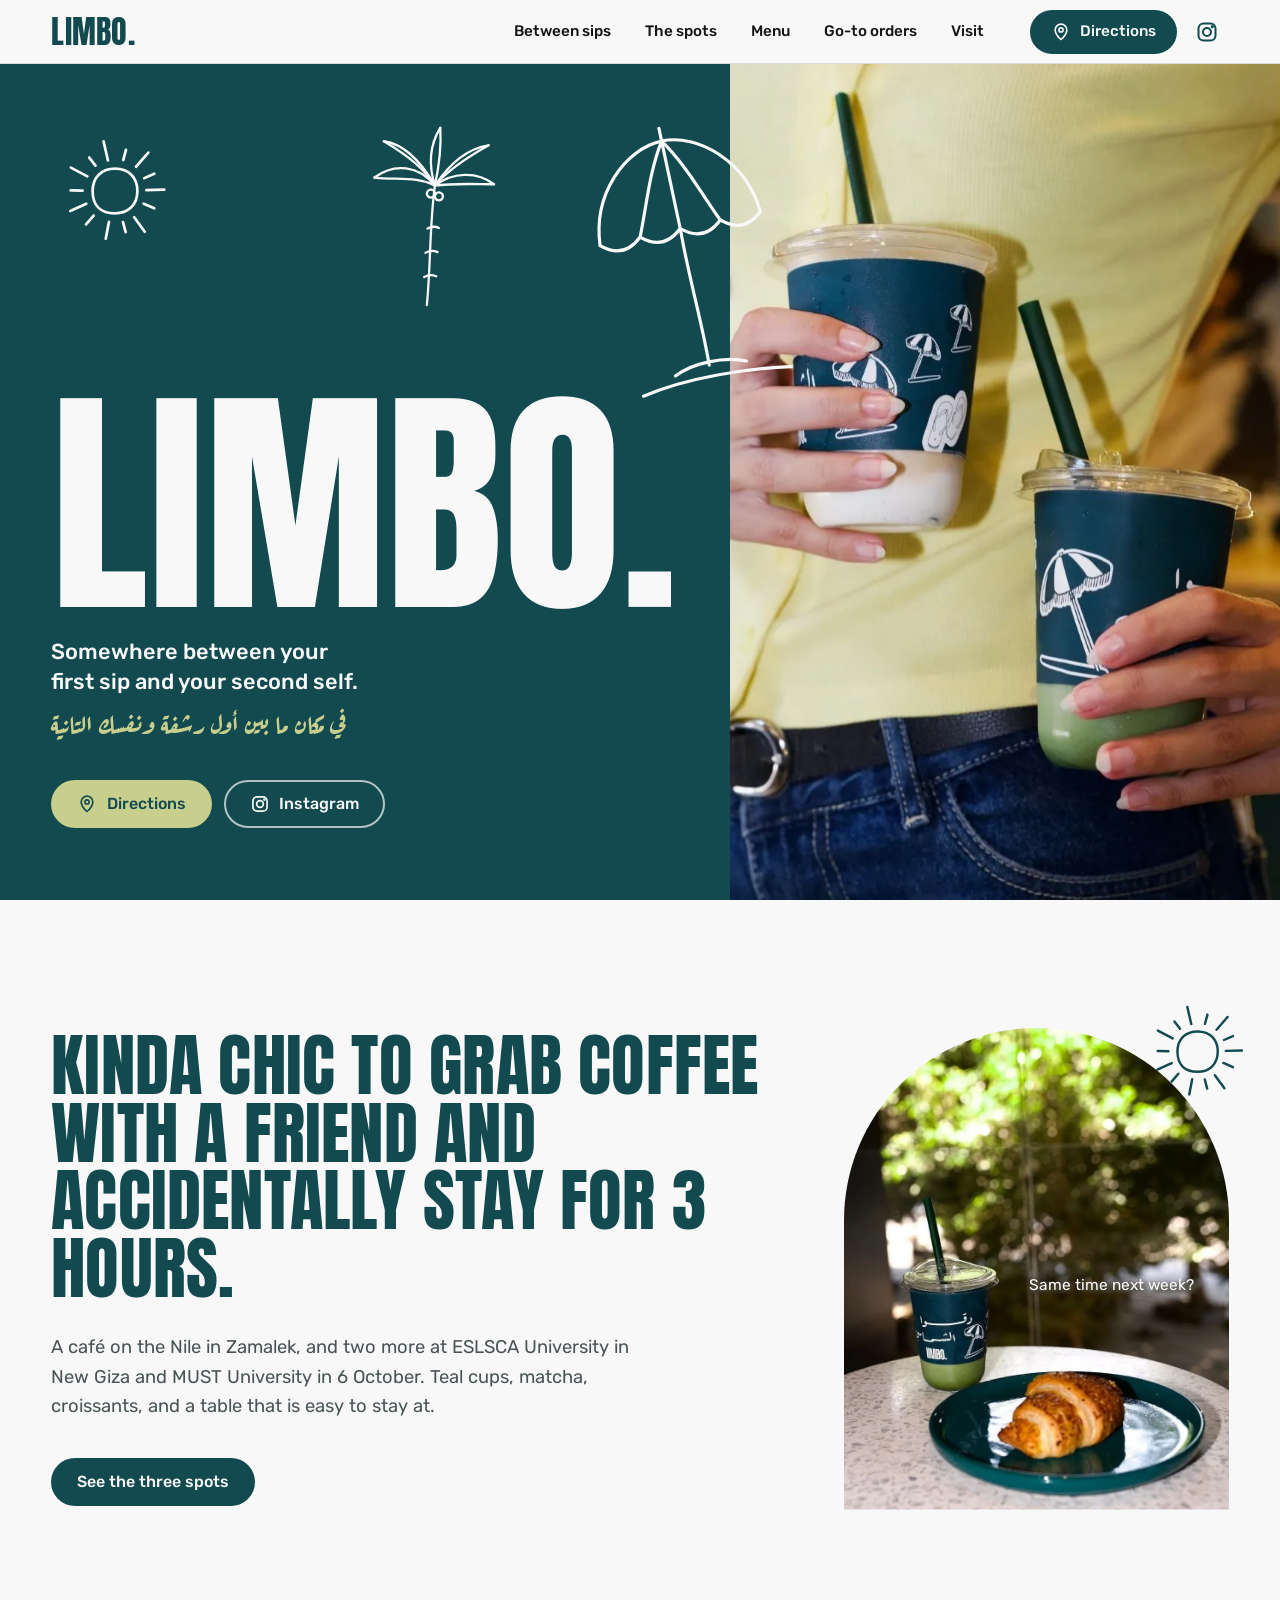
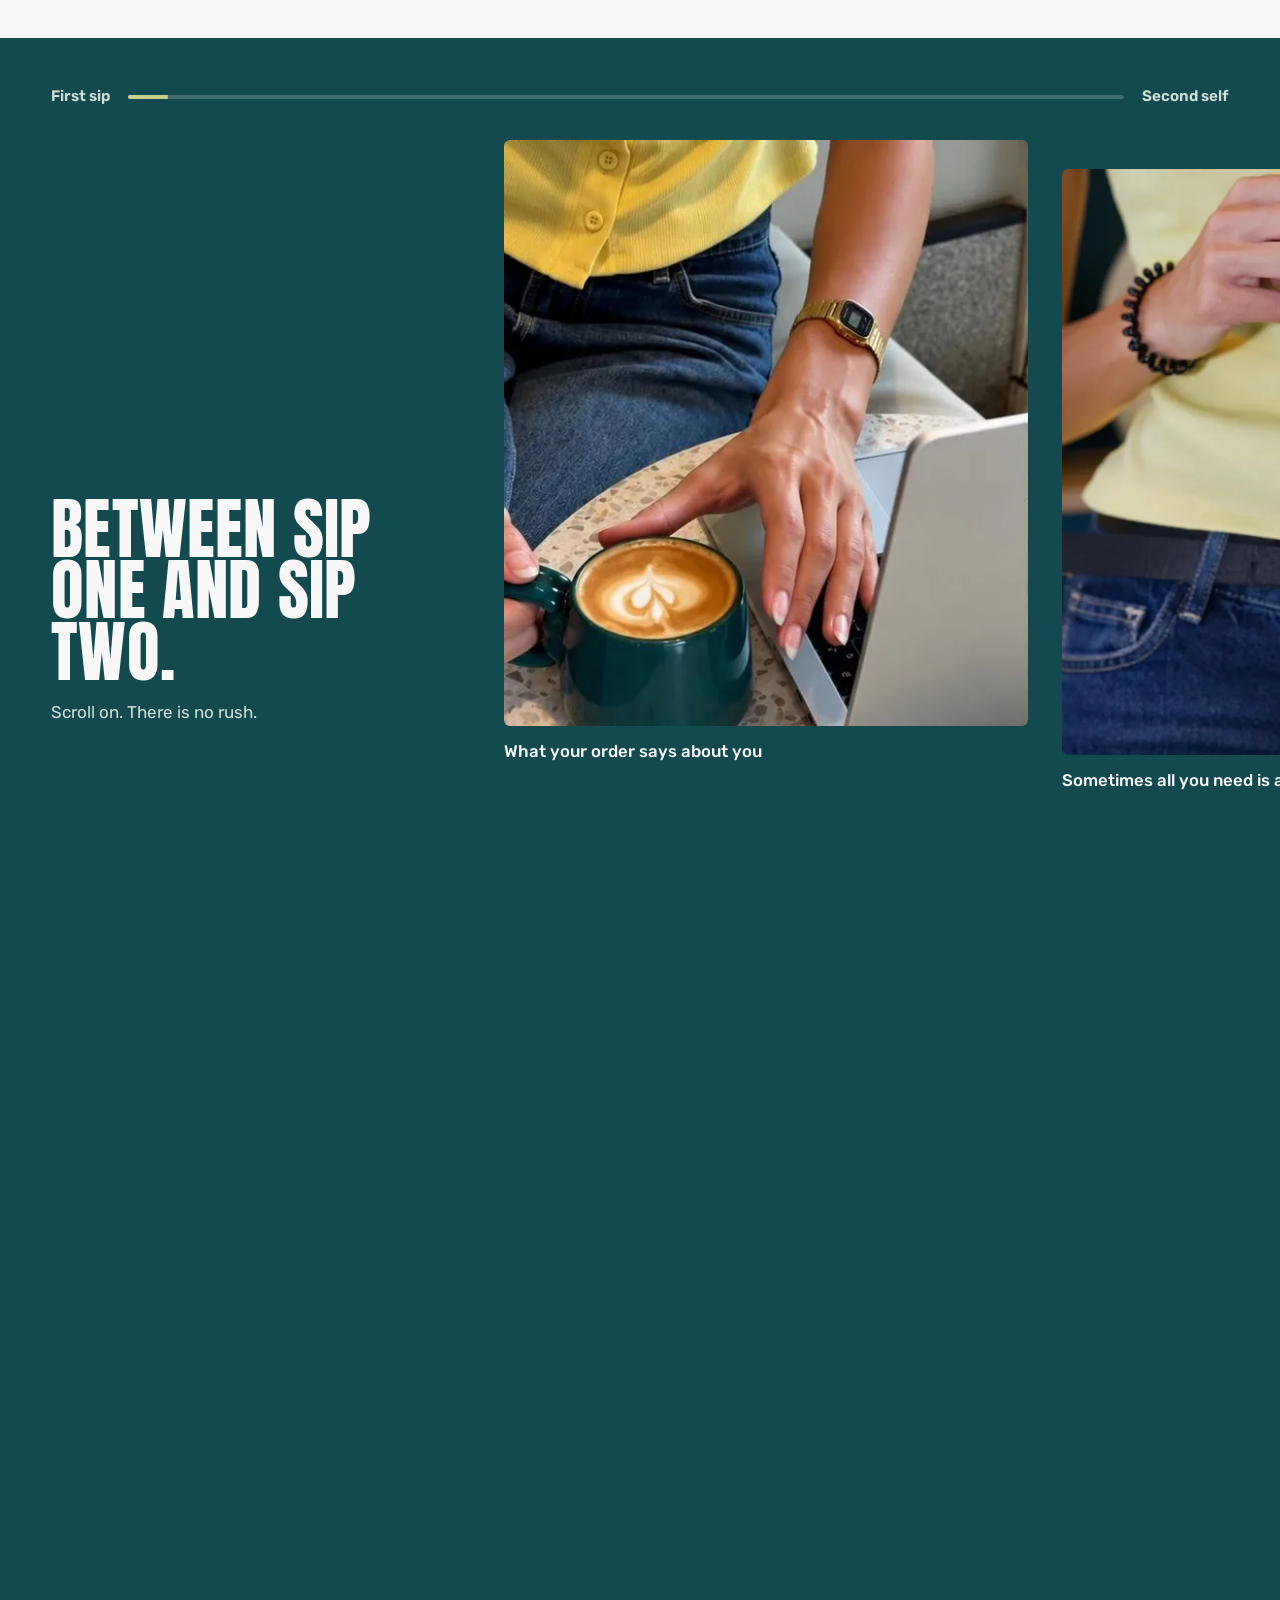
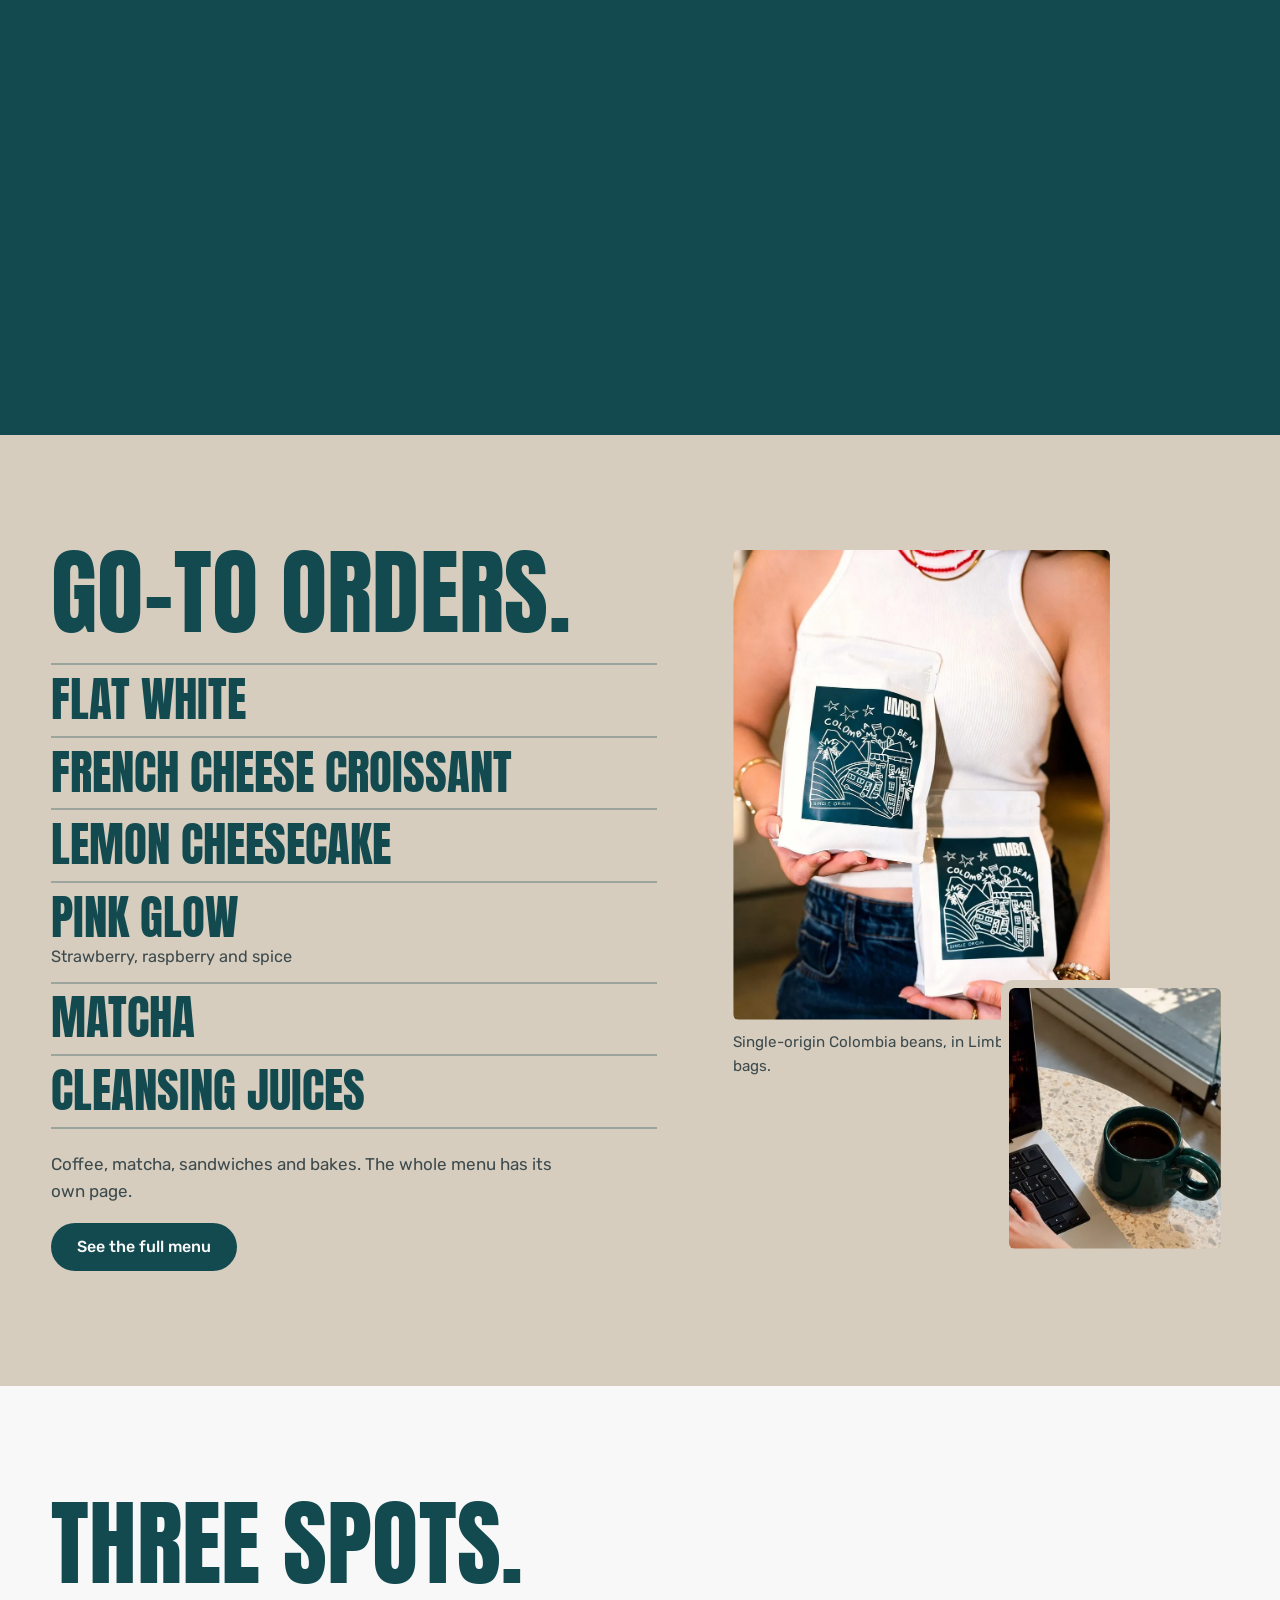
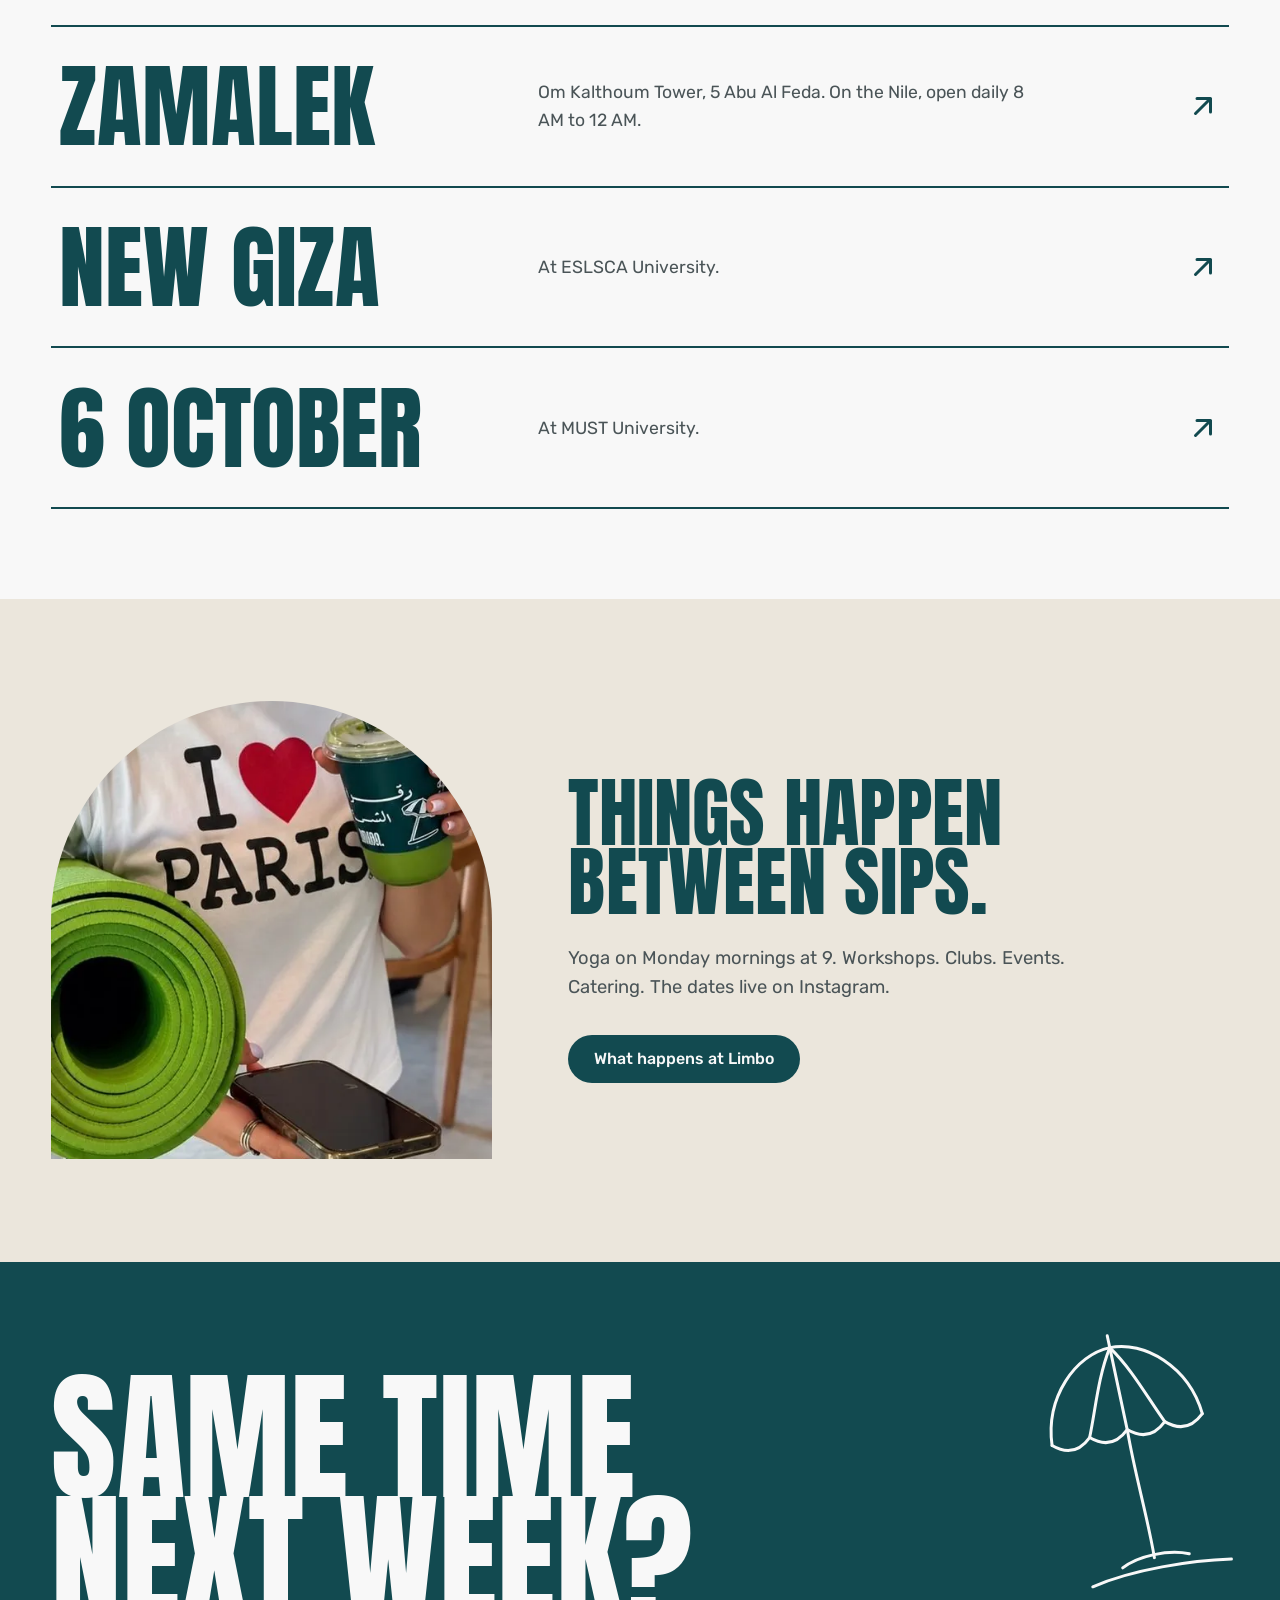
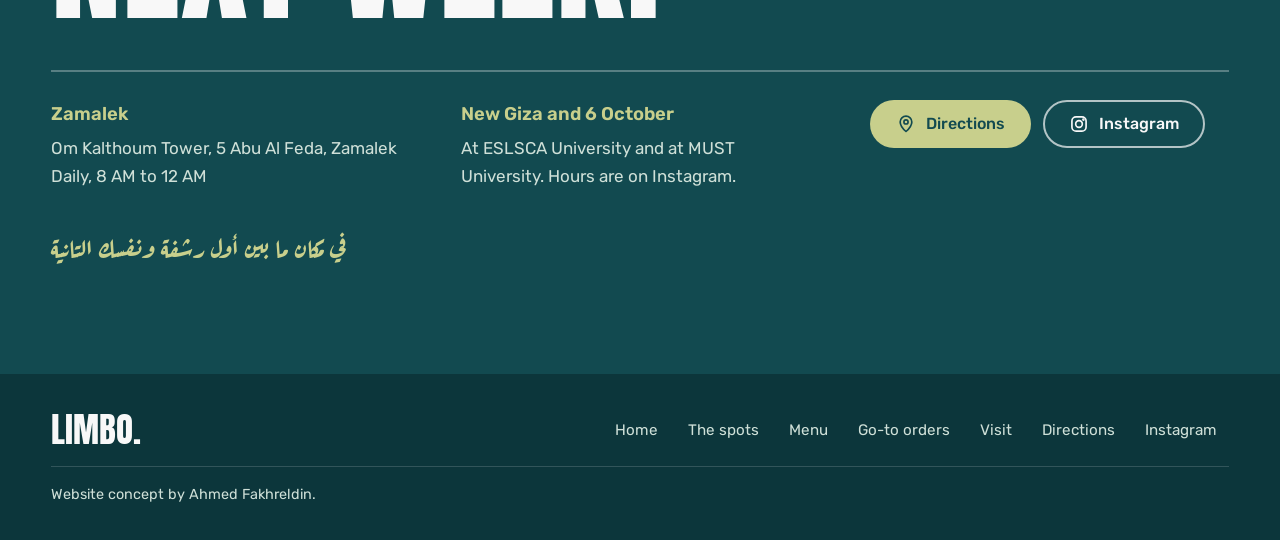
<file: index.html>
<!doctype html>
<html lang="en">
<head>
<meta charset="utf-8">
<meta name="viewport" content="width=device-width, initial-scale=1">
<title>Limbo | Café in Zamalek, New Giza and 6 October</title>
<meta name="description" content="Limbo is a café between your first sip and your second self: on the Nile in Zamalek, and at ESLSCA University in New Giza and MUST University in 6 October. Directions and Instagram.">
<meta name="theme-color" content="#124a50">
<link rel="canonical" href="https://ahmedfakhr1.github.io/limbo-preview/">
<meta property="og:type" content="website">
<meta property="og:site_name" content="Limbo">
<meta property="og:title" content="Limbo | Café in Zamalek, New Giza and 6 October">
<meta property="og:description" content="Limbo is a café between your first sip and your second self: on the Nile in Zamalek, and at ESLSCA University in New Giza and MUST University in 6 October. Directions and Instagram.">
<meta property="og:url" content="https://ahmedfakhr1.github.io/limbo-preview/">
<meta property="og:image" content="https://ahmedfakhr1.github.io/limbo-preview/img/og.jpg">
<meta property="og:image:width" content="1200">
<meta property="og:image:height" content="630">
<meta property="og:image:alt" content="LIMBO. wordmark in white on teal beside two teal iced drinks held in hand">
<meta name="twitter:card" content="summary_large_image">
<meta name="twitter:title" content="Limbo | Café in Zamalek, New Giza and 6 October">
<meta name="twitter:description" content="Limbo is a café between your first sip and your second self: on the Nile in Zamalek, and at ESLSCA University in New Giza and MUST University in 6 October. Directions and Instagram.">
<meta name="twitter:image" content="https://ahmedfakhr1.github.io/limbo-preview/img/og.jpg">
<link rel="icon" type="image/png" sizes="32x32" href="img/icon-32.png">
<link rel="icon" type="image/png" sizes="48x48" href="img/icon-48.png">
<link rel="apple-touch-icon" href="img/icon-180.png">
<link rel="preload" href="fonts/a6f395c16349.woff2" as="font" type="font/woff2" crossorigin>
<link rel="preload" href="fonts/f673d854646d.woff2" as="font" type="font/woff2" crossorigin>
<link rel="stylesheet" href="fonts.css">
<link rel="stylesheet" href="site.css?v=2">
<script>document.documentElement.classList.add('js')</script>
<script type="application/ld+json">{"@context": "https://schema.org", "@type": "CafeOrCoffeeShop", "name": "Limbo", "description": "Somewhere between your first sip and your second self.", "slogan": "Somewhere between your first sip and your second self.", "url": "https://ahmedfakhr1.github.io/limbo-preview/", "image": "https://ahmedfakhr1.github.io/limbo-preview/img/og.jpg", "sameAs": ["https://www.instagram.com/limbo.cairo/"], "hasMap": "https://www.google.com/maps/search/?api=1&query=Limbo+Om+Kalthoum+Tower+5+Abu+Al+Feda+Zamalek+Cairo", "address": {"@type": "PostalAddress", "streetAddress": "Om Kalthoum Tower, 5 Abu Al Feda", "addressLocality": "Zamalek", "addressRegion": "Cairo", "addressCountry": "EG"}, "openingHoursSpecification": {"@type": "OpeningHoursSpecification", "dayOfWeek": ["Monday", "Tuesday", "Wednesday", "Thursday", "Friday", "Saturday", "Sunday"], "opens": "08:00", "closes": "00:00"}}</script>
</head>
<body class="p-home">
<a class="skip" href="#main">Skip to content</a>
<header class="hdr"><div class="in">
  <a class="brand" href="index.html" aria-label="Limbo, home">LIMBO.</a>
  <nav class="nav" aria-label="Main"><a href="index.html#between">Between sips</a><a href="spots.html">The spots</a><a href="menu.html">Menu</a><a href="index.html#bar">Go-to orders</a><a href="index.html#visit">Visit</a></nav>
  <div class="acts">
    <a class="btn btn-teal btn-sm hdir" href="https://www.google.com/maps/search/?api=1&query=Limbo+Om+Kalthoum+Tower+5+Abu+Al+Feda+Zamalek+Cairo" target="_blank" rel="noopener"><svg class="i" viewBox="0 0 24 24" fill="none" stroke="currentColor" stroke-width="2" stroke-linecap="round" stroke-linejoin="round" aria-hidden="true" focusable="false"><path d="M12 21s-7-6.2-7-11.5a7 7 0 0 1 14 0C19 14.8 12 21 12 21z"/><circle cx="12" cy="9.5" r="2.5"/></svg><span>Directions</span></a>
    <a class="ib hig" href="https://www.instagram.com/limbo.cairo/" target="_blank" rel="noopener" aria-label="Limbo on Instagram"><svg class="i" viewBox="0 0 24 24" fill="none" stroke="currentColor" stroke-width="2" stroke-linecap="round" stroke-linejoin="round" aria-hidden="true" focusable="false"><rect x="3.5" y="3.5" width="17" height="17" rx="5"/><circle cx="12" cy="12" r="4"/><circle cx="17.3" cy="6.7" r=".6" fill="currentColor"/></svg></a>
    <button class="ib burger" type="button" aria-expanded="false" aria-controls="mnav" aria-label="Open menu"><span class="o"><svg class="i" viewBox="0 0 24 24" fill="none" stroke="currentColor" stroke-width="2" stroke-linecap="round" stroke-linejoin="round" aria-hidden="true" focusable="false"><path d="M4 8h16M4 16h16"/></svg></span><span class="x"><svg class="i" viewBox="0 0 24 24" fill="none" stroke="currentColor" stroke-width="2" stroke-linecap="round" stroke-linejoin="round" aria-hidden="true" focusable="false"><path d="M6 6l12 12M18 6L6 18"/></svg></span></button>
  </div>
</div></header>
<nav id="mnav" aria-label="Mobile">
  <a href="index.html">Home</a>
  <a href="spots.html">The spots</a>
  <a href="menu.html">Menu</a>
  <a href="index.html#between">Between sips</a>
  <a href="index.html#bar">Go-to orders</a>
  <a href="index.html#visit">Visit</a>
  <div class="mnav-s">
    <a href="https://www.google.com/maps/search/?api=1&query=Limbo+Om+Kalthoum+Tower+5+Abu+Al+Feda+Zamalek+Cairo" target="_blank" rel="noopener"><svg class="i" viewBox="0 0 24 24" fill="none" stroke="currentColor" stroke-width="2" stroke-linecap="round" stroke-linejoin="round" aria-hidden="true" focusable="false"><path d="M12 21s-7-6.2-7-11.5a7 7 0 0 1 14 0C19 14.8 12 21 12 21z"/><circle cx="12" cy="9.5" r="2.5"/></svg><span>Directions to Zamalek</span></a>
    <a href="https://www.instagram.com/limbo.cairo/" target="_blank" rel="noopener"><svg class="i" viewBox="0 0 24 24" fill="none" stroke="currentColor" stroke-width="2" stroke-linecap="round" stroke-linejoin="round" aria-hidden="true" focusable="false"><rect x="3.5" y="3.5" width="17" height="17" rx="5"/><circle cx="12" cy="12" r="4"/><circle cx="17.3" cy="6.7" r=".6" fill="currentColor"/></svg><span>Instagram @limbo.cairo</span></a>
  </div>
  <p class="mnav-ar" lang="ar" dir="rtl">في مكان ما بين أول رشفة ونفسك التانية</p>
</nav>
<main id="main">

<section class="hero on-dark" aria-labelledby="hero-h">
  <div class="hero-teal">
    <svg class="art sun a-hero-sun" viewBox="0 0 160 160" aria-hidden="true" focusable="false"><path pathLength="1" d="M52 80 C 52 62 64 52 80 52 C 98 52 108 64 108 80 C 108 98 96 108 80 108 C 62 108 52 98 52 80 Z" style="--d:0.20s"/><path pathLength="1" d="M119.2 79.0 L141.6 78.4" style="--d:0.55s"/><path pathLength="1" d="M115.8 95.8 L129.1 101.6" style="--d:0.60s"/><path pathLength="1" d="M104.0 112.8 L117.2 130.9" style="--d:0.65s"/><path pathLength="1" d="M90.0 118.8 L93.3 131.4" style="--d:0.70s"/><path pathLength="1" d="M72.5 118.5 L68.4 139.7" style="--d:0.75s"/><path pathLength="1" d="M53.3 110.7 L43.8 121.7" style="--d:0.80s"/><path pathLength="1" d="M44.0 96.0 L24.1 104.9" style="--d:0.85s"/><path pathLength="1" d="M39.5 79.5 L24.6 79.3" style="--d:0.90s"/><path pathLength="1" d="M45.4 61.7 L24.8 50.8" style="--d:0.95s"/><path pathLength="1" d="M55.6 48.3 L47.8 38.2" style="--d:1.00s"/><path pathLength="1" d="M71.2 41.8 L65.7 17.9" style="--d:1.05s"/><path pathLength="1" d="M90.3 41.3 L93.7 28.6" style="--d:1.10s"/><path pathLength="1" d="M106.3 49.7 L121.6 32.0" style="--d:1.15s"/><path pathLength="1" d="M116.6 63.9 L129.1 58.4" style="--d:1.20s"/></svg>
    <svg class="art palm a-hero-palm" viewBox="0 0 200 300" aria-hidden="true" focusable="false"><path pathLength="1" d="M92 292 C 98 232 96 172 104 114" style="--d:0.70s"/><path pathLength="1" d="M104 114 C 80 84 44 80 14 102" style="--d:0.80s"/><path pathLength="1" d="M104 114 C 78 100 46 106 14 102" style="--d:0.90s"/><path pathLength="1" d="M104 114 C 82 76 58 52 28 48" style="--d:1.00s"/><path pathLength="1" d="M104 114 C 90 90 62 68 28 48" style="--d:1.10s"/><path pathLength="1" d="M104 114 C 94 82 96 54 112 28" style="--d:1.20s"/><path pathLength="1" d="M104 114 C 110 86 114 58 112 28" style="--d:1.30s"/><path pathLength="1" d="M104 114 C 128 78 156 58 184 54" style="--d:1.40s"/><path pathLength="1" d="M104 114 C 122 92 152 72 184 54" style="--d:1.50s"/><path pathLength="1" d="M104 114 C 130 94 166 92 192 112" style="--d:1.60s"/><path pathLength="1" d="M104 114 C 132 110 166 112 192 112" style="--d:1.70s"/><path pathLength="1" d="M98 120 a6 6 0 1 0 0.1 0" style="--d:1.80s"/><path pathLength="1" d="M110 124 a6 6 0 1 0 0.1 0" style="--d:1.90s"/><path pathLength="1" d="M88 250 q9 -5 18 -1" style="--d:2.00s"/><path pathLength="1" d="M90 214 q9 -5 18 -1" style="--d:2.10s"/><path pathLength="1" d="M93 178 q9 -5 17 -1" style="--d:2.20s"/></svg>
    <svg class="art umbrella a-hero-umb" viewBox="0 0 220 300" aria-hidden="true" focusable="false"><g transform="rotate(-12 110 150)"><path pathLength="1" d="M22 118 C 26 62 70 22 110 22 C 150 22 194 62 198 118" style="--d:0.50s"/><path pathLength="1" d="M198 118 Q 176 138 154 118 Q 132 138 110 118 Q 88 138 66 118 Q 44 138 22 118" style="--d:0.66s"/><path pathLength="1" d="M110 22 L110 118" style="--d:0.82s"/><path pathLength="1" d="M110 22 C 90 52 80 86 66 118" style="--d:0.98s"/><path pathLength="1" d="M110 22 C 130 52 140 86 154 118" style="--d:1.14s"/><path pathLength="1" d="M110 22 L110 8" style="--d:1.30s"/><path pathLength="1" d="M110 120 C 108 170 112 220 110 268" style="--d:1.46s"/><path pathLength="1" d="M72 272 C 92 262 128 262 150 272" style="--d:1.62s"/><path pathLength="1" d="M34 286 C 84 276 150 280 196 288" style="--d:1.78s"/></g></svg>
    <div class="hero-copy">
      <h1 id="hero-h" class="wm">LIMBO.</h1>
      <p class="tag">Somewhere between your first sip and your second self.</p>
      <p class="ar" lang="ar" dir="rtl">في مكان ما بين أول رشفة ونفسك التانية</p>
      <div class="cta">
        <a class="btn btn-matcha" href="https://www.google.com/maps/search/?api=1&query=Limbo+Om+Kalthoum+Tower+5+Abu+Al+Feda+Zamalek+Cairo" target="_blank" rel="noopener"><svg class="i" viewBox="0 0 24 24" fill="none" stroke="currentColor" stroke-width="2" stroke-linecap="round" stroke-linejoin="round" aria-hidden="true" focusable="false"><path d="M12 21s-7-6.2-7-11.5a7 7 0 0 1 14 0C19 14.8 12 21 12 21z"/><circle cx="12" cy="9.5" r="2.5"/></svg><span>Directions</span></a>
        <a class="btn btn-ghost" href="https://www.instagram.com/limbo.cairo/" target="_blank" rel="noopener"><svg class="i" viewBox="0 0 24 24" fill="none" stroke="currentColor" stroke-width="2" stroke-linecap="round" stroke-linejoin="round" aria-hidden="true" focusable="false"><rect x="3.5" y="3.5" width="17" height="17" rx="5"/><circle cx="12" cy="12" r="4"/><circle cx="17.3" cy="6.7" r=".6" fill="currentColor"/></svg><span>Instagram</span></a>
      </div>
    </div>
  </div>
  <figure class="hero-photo"><img fetchpriority="high" src="img/hero-cups.webp" alt="Two Limbo iced drinks held at waist height: a latte in a teal cup printed with white beach umbrellas and flip-flops, and an iced matcha in a matching cup" width="1080" height="1118" decoding="async" sizes="(min-width: 900px) 45vw, 100vw"></figure>
</section>

<section class="intro" id="between" aria-labelledby="intro-h">
  <div class="in">
    <div class="intro-text">
      <h2 id="intro-h" data-reveal>Kinda chic to grab coffee with a friend and accidentally stay for 3 hours.</h2>
      <p data-reveal>A café on the Nile in Zamalek, and two more at ESLSCA University in New Giza and MUST University in 6 October. Teal cups, matcha, croissants, and a table that is easy to stay at.</p>
      <div class="intro-cta" data-reveal><a class="btn btn-teal" href="spots.html"><span>See the three spots</span></a></div>
    </div>
    <figure class="intro-photo" data-reveal>
      <img src="img/same-time.webp" alt="A teal Limbo cup of iced matcha beside a French cheese croissant on a dark green plate, on a terrazzo table with sunlit trees blurred behind" width="900" height="1125" loading="lazy" decoding="async" sizes="(min-width: 900px) 40vw, 100vw">
      <figcaption>Same time next week?</figcaption>
      <svg class="art sun a-intro-sun on-light" data-draw viewBox="0 0 160 160" aria-hidden="true" focusable="false"><path pathLength="1" d="M52 80 C 52 62 64 52 80 52 C 98 52 108 64 108 80 C 108 98 96 108 80 108 C 62 108 52 98 52 80 Z" style="--d:0.00s"/><path pathLength="1" d="M119.2 79.0 L141.6 78.4" style="--d:0.35s"/><path pathLength="1" d="M115.8 95.8 L129.1 101.6" style="--d:0.40s"/><path pathLength="1" d="M104.0 112.8 L117.2 130.9" style="--d:0.45s"/><path pathLength="1" d="M90.0 118.8 L93.3 131.4" style="--d:0.50s"/><path pathLength="1" d="M72.5 118.5 L68.4 139.7" style="--d:0.55s"/><path pathLength="1" d="M53.3 110.7 L43.8 121.7" style="--d:0.60s"/><path pathLength="1" d="M44.0 96.0 L24.1 104.9" style="--d:0.65s"/><path pathLength="1" d="M39.5 79.5 L24.6 79.3" style="--d:0.70s"/><path pathLength="1" d="M45.4 61.7 L24.8 50.8" style="--d:0.75s"/><path pathLength="1" d="M55.6 48.3 L47.8 38.2" style="--d:0.80s"/><path pathLength="1" d="M71.2 41.8 L65.7 17.9" style="--d:0.85s"/><path pathLength="1" d="M90.3 41.3 L93.7 28.6" style="--d:0.90s"/><path pathLength="1" d="M106.3 49.7 L121.6 32.0" style="--d:0.95s"/><path pathLength="1" d="M116.6 63.9 L129.1 58.4" style="--d:1.00s"/></svg>
    </figure>
  </div>
</section>

<section class="strip on-dark" id="strip" aria-labelledby="strip-h">
  <div class="pin">
    <div class="strip-head">
      <span class="sh-l">First sip</span>
      <span class="sh-line" aria-hidden="true"><i class="sh-fill"></i></span>
      <span class="sh-r">Second self</span>
    </div>
    <div class="track" tabindex="0" role="group" aria-label="Photos between sip one and sip two. Scroll or swipe sideways.">
      <div class="slide slide-intro">
        <svg class="art sun a-strip-sun" data-draw viewBox="0 0 160 160" aria-hidden="true" focusable="false"><path pathLength="1" d="M52 80 C 52 62 64 52 80 52 C 98 52 108 64 108 80 C 108 98 96 108 80 108 C 62 108 52 98 52 80 Z" style="--d:0.00s"/><path pathLength="1" d="M119.2 79.0 L141.6 78.4" style="--d:0.35s"/><path pathLength="1" d="M115.8 95.8 L129.1 101.6" style="--d:0.40s"/><path pathLength="1" d="M104.0 112.8 L117.2 130.9" style="--d:0.45s"/><path pathLength="1" d="M90.0 118.8 L93.3 131.4" style="--d:0.50s"/><path pathLength="1" d="M72.5 118.5 L68.4 139.7" style="--d:0.55s"/><path pathLength="1" d="M53.3 110.7 L43.8 121.7" style="--d:0.60s"/><path pathLength="1" d="M44.0 96.0 L24.1 104.9" style="--d:0.65s"/><path pathLength="1" d="M39.5 79.5 L24.6 79.3" style="--d:0.70s"/><path pathLength="1" d="M45.4 61.7 L24.8 50.8" style="--d:0.75s"/><path pathLength="1" d="M55.6 48.3 L47.8 38.2" style="--d:0.80s"/><path pathLength="1" d="M71.2 41.8 L65.7 17.9" style="--d:0.85s"/><path pathLength="1" d="M90.3 41.3 L93.7 28.6" style="--d:0.90s"/><path pathLength="1" d="M106.3 49.7 L121.6 32.0" style="--d:0.95s"/><path pathLength="1" d="M116.6 63.9 L129.1 58.4" style="--d:1.00s"/></svg>
        <h2 id="strip-h">Between sip one and sip two.</h2>
        <p>Scroll on. There is no rush.</p>
      </div>
      <figure class="slide" style="--ar:0.8940"><img src="img/latte-laptop.webp" alt="A latte with leaf-shaped milk art in a dark green mug on a terrazzo table, a hand on a laptop keyboard beside it" width="540" height="604" decoding="async"><figcaption>What your order says about you</figcaption></figure><figure class="slide" style="--ar:1.0817"><img src="img/pick-me-up.webp" alt="A hand stirring an iced latte in a teal Limbo cup printed with white beach umbrellas and Arabic lettering" width="900" height="832" decoding="async"><figcaption>Sometimes all you need is a little pick me up</figcaption></figure><figure class="slide" style="--ar:1.2048"><img src="img/go-to-order.webp" alt="A hand holding up an iced matcha in a teal cup with a white beach umbrella drawing, shelves lit by warm strip lights behind" width="900" height="747" decoding="async"><figcaption>Sometimes all you need is your go-to order</figcaption></figure><figure class="slide" style="--ar:1.0219"><img src="img/window-decal.webp" alt="The LIMBO. wordmark and a line of Arabic lettering on a glass panel that reflects a tall building" width="560" height="548" decoding="async"><figcaption>Kinda chic to have your order memorized by your local barista</figcaption></figure><figure class="slide" style="--ar:1.5464"><img src="img/coffee-run.webp" alt="A kraft takeaway carrier holding an iced matcha in a teal cup with a white sun drawing, next to a pink sachet" width="900" height="582" decoding="async"><figcaption>Kinda chic to have our little coffee run essentials</figcaption></figure><figure class="slide" style="--ar:0.8014"><img src="img/storefront.webp" alt="A guest in a white top and jeans outside the dark glass shopfront under the LIMBO. sign, holding a cardboard sign that reads Coffee costs less than therapy" width="900" height="1123" decoding="async"><figcaption>Coffee costs less than therapy</figcaption></figure><figure class="slide" style="--ar:0.9604"><img src="img/yoga-mat.webp" alt="A rolled green yoga mat under one arm and an iced matcha in a teal Limbo cup in the other hand" width="534" height="556" decoding="async"><figcaption>Monday mornings, 9 am: yoga</figcaption></figure>
      <div class="slide slide-end">
        <svg class="art palm a-strip-palm" data-draw viewBox="0 0 200 300" aria-hidden="true" focusable="false"><path pathLength="1" d="M92 292 C 98 232 96 172 104 114" style="--d:0.00s"/><path pathLength="1" d="M104 114 C 80 84 44 80 14 102" style="--d:0.10s"/><path pathLength="1" d="M104 114 C 78 100 46 106 14 102" style="--d:0.20s"/><path pathLength="1" d="M104 114 C 82 76 58 52 28 48" style="--d:0.30s"/><path pathLength="1" d="M104 114 C 90 90 62 68 28 48" style="--d:0.40s"/><path pathLength="1" d="M104 114 C 94 82 96 54 112 28" style="--d:0.50s"/><path pathLength="1" d="M104 114 C 110 86 114 58 112 28" style="--d:0.60s"/><path pathLength="1" d="M104 114 C 128 78 156 58 184 54" style="--d:0.70s"/><path pathLength="1" d="M104 114 C 122 92 152 72 184 54" style="--d:0.80s"/><path pathLength="1" d="M104 114 C 130 94 166 92 192 112" style="--d:0.90s"/><path pathLength="1" d="M104 114 C 132 110 166 112 192 112" style="--d:1.00s"/><path pathLength="1" d="M98 120 a6 6 0 1 0 0.1 0" style="--d:1.10s"/><path pathLength="1" d="M110 124 a6 6 0 1 0 0.1 0" style="--d:1.20s"/><path pathLength="1" d="M88 250 q9 -5 18 -1" style="--d:1.30s"/><path pathLength="1" d="M90 214 q9 -5 18 -1" style="--d:1.40s"/><path pathLength="1" d="M93 178 q9 -5 17 -1" style="--d:1.50s"/></svg>
        <h3>Second self.</h3>
        <p class="ar" lang="ar" dir="rtl">في مكان ما بين أول رشفة ونفسك التانية</p>
        <a class="btn btn-matcha" href="https://www.google.com/maps/search/?api=1&query=Limbo+Om+Kalthoum+Tower+5+Abu+Al+Feda+Zamalek+Cairo" target="_blank" rel="noopener"><svg class="i" viewBox="0 0 24 24" fill="none" stroke="currentColor" stroke-width="2" stroke-linecap="round" stroke-linejoin="round" aria-hidden="true" focusable="false"><path d="M12 21s-7-6.2-7-11.5a7 7 0 0 1 14 0C19 14.8 12 21 12 21z"/><circle cx="12" cy="9.5" r="2.5"/></svg><span>Directions</span></a>
      </div>
    </div>
  </div>
</section>


<section class="orders" id="bar" aria-labelledby="bar-h">
  <div class="in">
    <div class="orders-text">
      <h2 id="bar-h" data-reveal>Go-to orders.</h2>
      <ul class="olist" data-reveal><li><span class="on">Flat white</span></li><li><span class="on">French cheese croissant</span></li><li><span class="on">Lemon cheesecake</span></li><li><span class="on">Pink glow</span><span class="od">Strawberry, raspberry and spice</span></li><li><span class="on">Matcha</span></li><li><span class="on">Cleansing juices</span></li></ul>
      <p class="onote" data-reveal>Coffee, matcha, sandwiches and bakes. The whole menu has its own page.</p>
      <div class="onote-cta" data-reveal><a class="btn btn-teal" href="menu.html"><span>See the full menu</span></a></div>
    </div>
    <div class="orders-photos">
      <figure class="op-a" data-reveal><img src="img/bags.webp" alt="Two white coffee bags with a teal label drawn in white line art, marked Limbo, Colombia Bean and Single Origin, held in front of a white top" width="900" height="1123" loading="lazy" decoding="async" sizes="(min-width: 900px) 28vw, 60vw"><figcaption>Single-origin Colombia beans, in Limbo bags.</figcaption></figure>
      <figure class="op-b" data-reveal><img src="img/black-coffee.webp" alt="A black coffee in a dark green mug with a round handle on a terrazzo table, a laptop beside it" width="540" height="664" loading="lazy" decoding="async" sizes="(min-width: 900px) 22vw, 50vw"></figure>
    </div>
  </div>
</section>

<section class="teaser" aria-labelledby="teaser-h">
  <div class="in">
    <h2 id="teaser-h" data-reveal>Three spots.</h2>
    <ul class="rows">
      <li data-reveal><a href="spots.html#zamalek"><span class="rn">Zamalek</span><span class="rd">Om Kalthoum Tower, 5 Abu Al Feda. On the Nile, open daily 8 AM to 12 AM.</span><svg class="i" viewBox="0 0 24 24" fill="none" stroke="currentColor" stroke-width="2" stroke-linecap="round" stroke-linejoin="round" aria-hidden="true" focusable="false"><path d="M7 17L17 7M8 7h9v9"/></svg></a></li>
      <li data-reveal><a href="spots.html#new-giza"><span class="rn">New Giza</span><span class="rd">At ESLSCA University.</span><svg class="i" viewBox="0 0 24 24" fill="none" stroke="currentColor" stroke-width="2" stroke-linecap="round" stroke-linejoin="round" aria-hidden="true" focusable="false"><path d="M7 17L17 7M8 7h9v9"/></svg></a></li>
      <li data-reveal><a href="spots.html#6-october"><span class="rn">6 October</span><span class="rd">At MUST University.</span><svg class="i" viewBox="0 0 24 24" fill="none" stroke="currentColor" stroke-width="2" stroke-linecap="round" stroke-linejoin="round" aria-hidden="true" focusable="false"><path d="M7 17L17 7M8 7h9v9"/></svg></a></li>
    </ul>
  </div>
</section>

<section class="happen" aria-labelledby="happen-h">
  <div class="in">
    <figure class="hp-photo" data-reveal><img src="img/yoga-mat.webp" alt="A rolled green yoga mat under one arm and an iced matcha in a teal Limbo cup in the other hand" width="534" height="556" loading="lazy" decoding="async" sizes="(min-width: 900px) 34vw, 90vw"></figure>
    <div class="hp-text">
      <h2 id="happen-h" data-reveal>Things happen between sips.</h2>
      <p data-reveal>Yoga on Monday mornings at 9. Workshops. Clubs. Events. Catering. The dates live on Instagram.</p>
      <div data-reveal><a class="btn btn-teal" href="spots.html#happenings"><span>What happens at Limbo</span></a></div>
    </div>
  </div>
</section>

<section class="visit on-dark" id="visit" aria-labelledby="visit-h">
  <svg class="art umbrella a-visit-umb" data-draw viewBox="0 0 220 300" aria-hidden="true" focusable="false"><g transform="rotate(-12 110 150)"><path pathLength="1" d="M22 118 C 26 62 70 22 110 22 C 150 22 194 62 198 118" style="--d:0.00s"/><path pathLength="1" d="M198 118 Q 176 138 154 118 Q 132 138 110 118 Q 88 138 66 118 Q 44 138 22 118" style="--d:0.16s"/><path pathLength="1" d="M110 22 L110 118" style="--d:0.32s"/><path pathLength="1" d="M110 22 C 90 52 80 86 66 118" style="--d:0.48s"/><path pathLength="1" d="M110 22 C 130 52 140 86 154 118" style="--d:0.64s"/><path pathLength="1" d="M110 22 L110 8" style="--d:0.80s"/><path pathLength="1" d="M110 120 C 108 170 112 220 110 268" style="--d:0.96s"/><path pathLength="1" d="M72 272 C 92 262 128 262 150 272" style="--d:1.12s"/><path pathLength="1" d="M34 286 C 84 276 150 280 196 288" style="--d:1.28s"/></g></svg>
  <div class="in">
    <h2 id="visit-h" data-reveal>Same time<br>next week?</h2>
    <div class="visit-grid">
      <div data-reveal>
        <p class="vh">Zamalek</p>
        <p>Om Kalthoum Tower, 5 Abu Al Feda, Zamalek</p>
        <p>Daily, 8 AM to 12 AM</p>
      </div>
      <div data-reveal>
        <p class="vh">New Giza and 6 October</p>
        <p>At ESLSCA University and at MUST University. Hours are on Instagram.</p>
      </div>
      <div class="visit-cta" data-reveal>
        <a class="btn btn-matcha" href="https://www.google.com/maps/search/?api=1&query=Limbo+Om+Kalthoum+Tower+5+Abu+Al+Feda+Zamalek+Cairo" target="_blank" rel="noopener"><svg class="i" viewBox="0 0 24 24" fill="none" stroke="currentColor" stroke-width="2" stroke-linecap="round" stroke-linejoin="round" aria-hidden="true" focusable="false"><path d="M12 21s-7-6.2-7-11.5a7 7 0 0 1 14 0C19 14.8 12 21 12 21z"/><circle cx="12" cy="9.5" r="2.5"/></svg><span>Directions</span></a>
        <a class="btn btn-ghost" href="https://www.instagram.com/limbo.cairo/" target="_blank" rel="noopener"><svg class="i" viewBox="0 0 24 24" fill="none" stroke="currentColor" stroke-width="2" stroke-linecap="round" stroke-linejoin="round" aria-hidden="true" focusable="false"><rect x="3.5" y="3.5" width="17" height="17" rx="5"/><circle cx="12" cy="12" r="4"/><circle cx="17.3" cy="6.7" r=".6" fill="currentColor"/></svg><span>Instagram</span></a>
      </div>
    </div>
    <p class="ar" lang="ar" dir="rtl" data-reveal>في مكان ما بين أول رشفة ونفسك التانية</p>
  </div>
</section>

</main>
<footer class="ftr on-dark"><div class="in">
  <a class="fbrand" href="index.html" aria-label="Limbo, home">LIMBO.</a>
  <nav class="fnav" aria-label="Footer">
    <a href="index.html">Home</a><a href="spots.html">The spots</a><a href="menu.html">Menu</a><a href="index.html#bar">Go-to orders</a><a href="index.html#visit">Visit</a>
    <a href="https://www.google.com/maps/search/?api=1&query=Limbo+Om+Kalthoum+Tower+5+Abu+Al+Feda+Zamalek+Cairo" target="_blank" rel="noopener">Directions</a><a href="https://www.instagram.com/limbo.cairo/" target="_blank" rel="noopener">Instagram</a>
  </nav>
  <p class="fsmall">Website concept by Ahmed Fakhreldin.</p>
</div></footer>
<div class="mbar" role="region" aria-label="Quick actions">
  <a class="btn btn-teal" href="https://www.google.com/maps/search/?api=1&query=Limbo+Om+Kalthoum+Tower+5+Abu+Al+Feda+Zamalek+Cairo" target="_blank" rel="noopener"><svg class="i" viewBox="0 0 24 24" fill="none" stroke="currentColor" stroke-width="2" stroke-linecap="round" stroke-linejoin="round" aria-hidden="true" focusable="false"><path d="M12 21s-7-6.2-7-11.5a7 7 0 0 1 14 0C19 14.8 12 21 12 21z"/><circle cx="12" cy="9.5" r="2.5"/></svg><span>Directions</span></a>
  <a class="btn btn-kraft" href="https://www.instagram.com/limbo.cairo/" target="_blank" rel="noopener"><svg class="i" viewBox="0 0 24 24" fill="none" stroke="currentColor" stroke-width="2" stroke-linecap="round" stroke-linejoin="round" aria-hidden="true" focusable="false"><rect x="3.5" y="3.5" width="17" height="17" rx="5"/><circle cx="12" cy="12" r="4"/><circle cx="17.3" cy="6.7" r=".6" fill="currentColor"/></svg><span>Instagram</span></a>
</div>
<script src="app.js?v=2"></script>
</body>
</html>
</file>
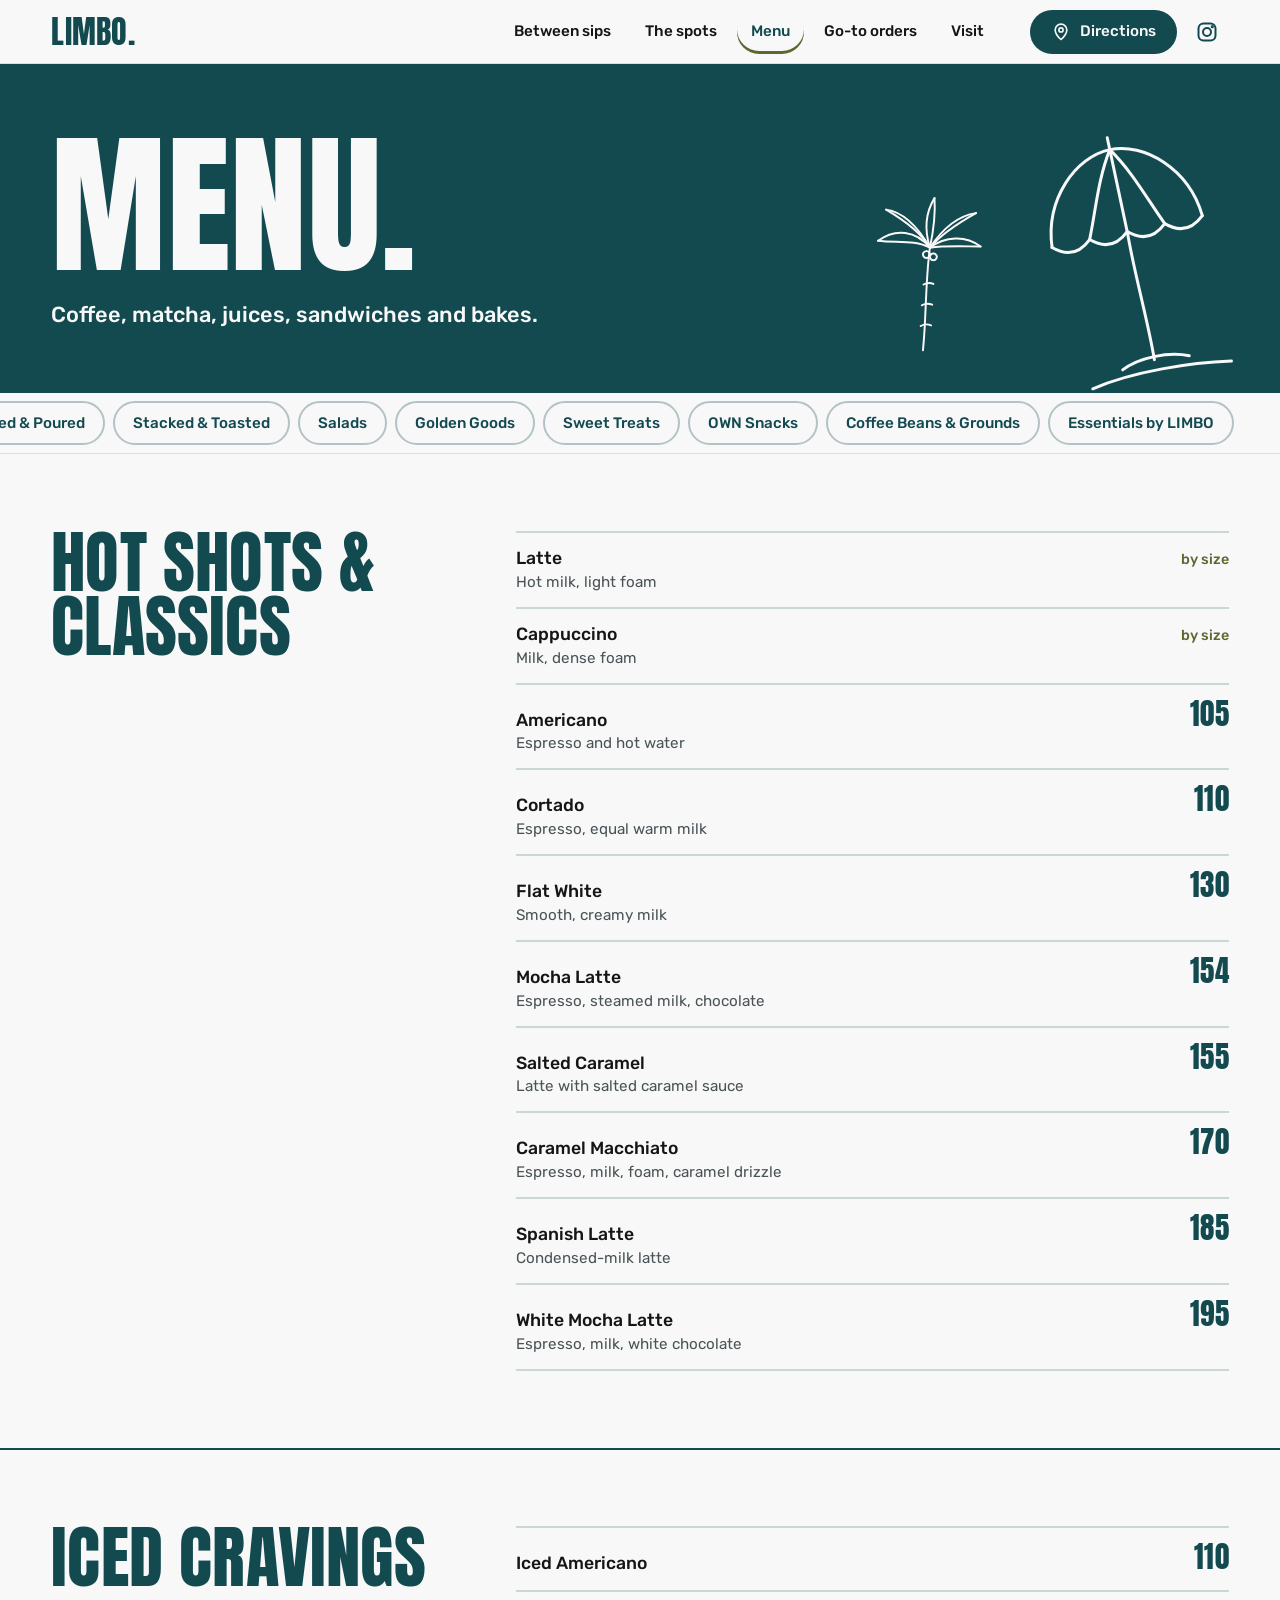
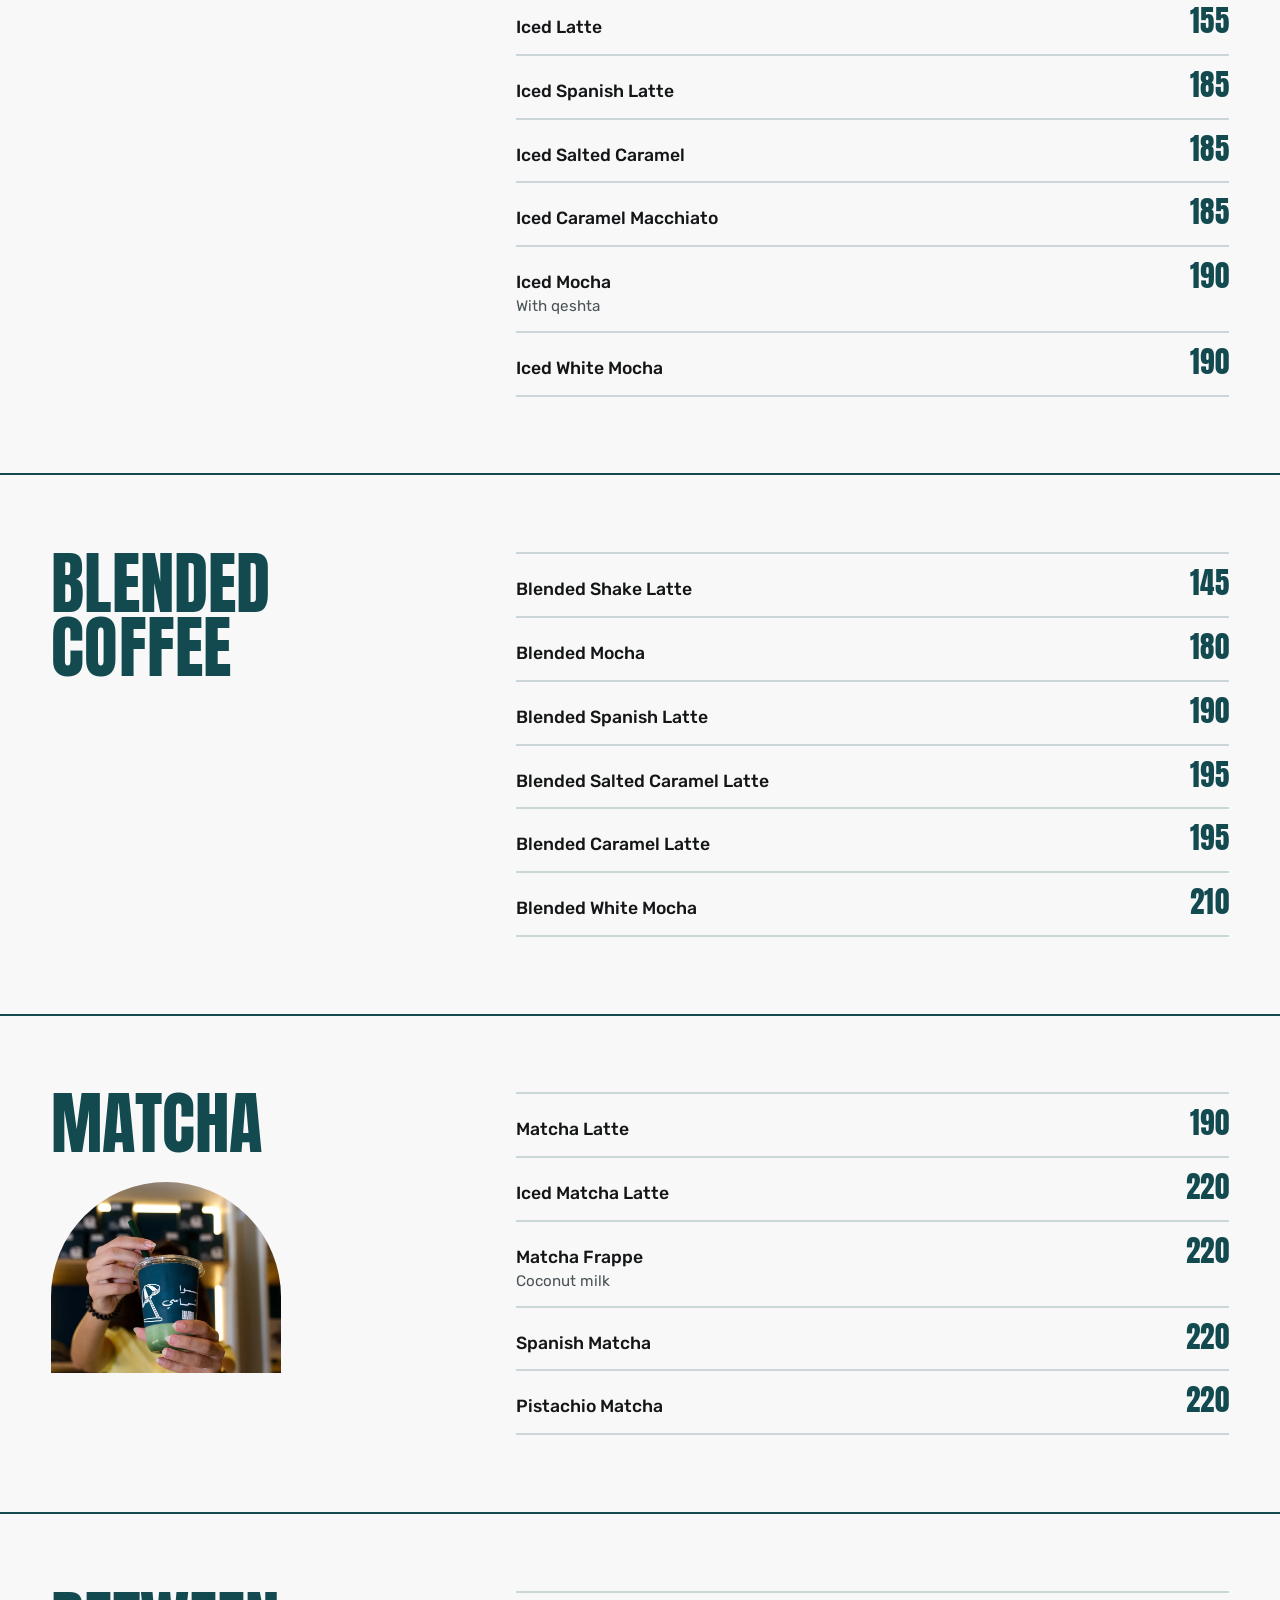
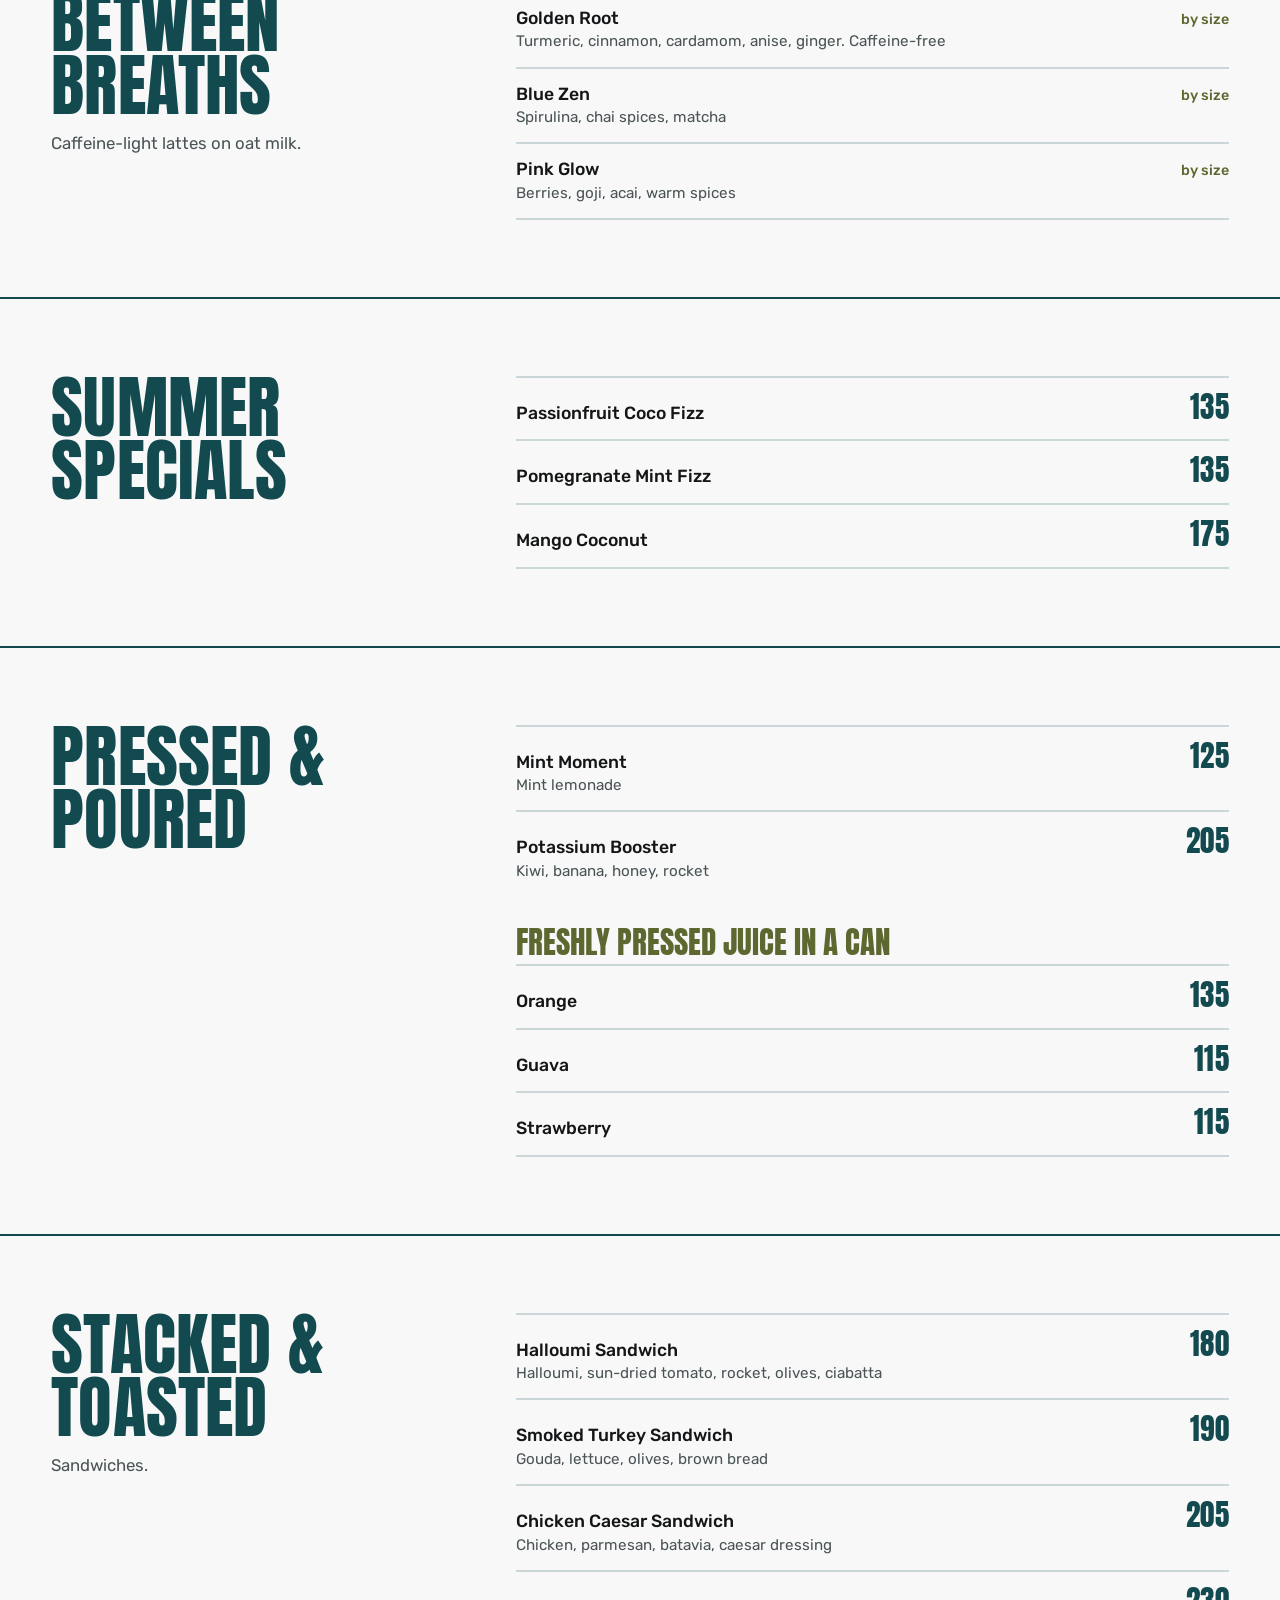
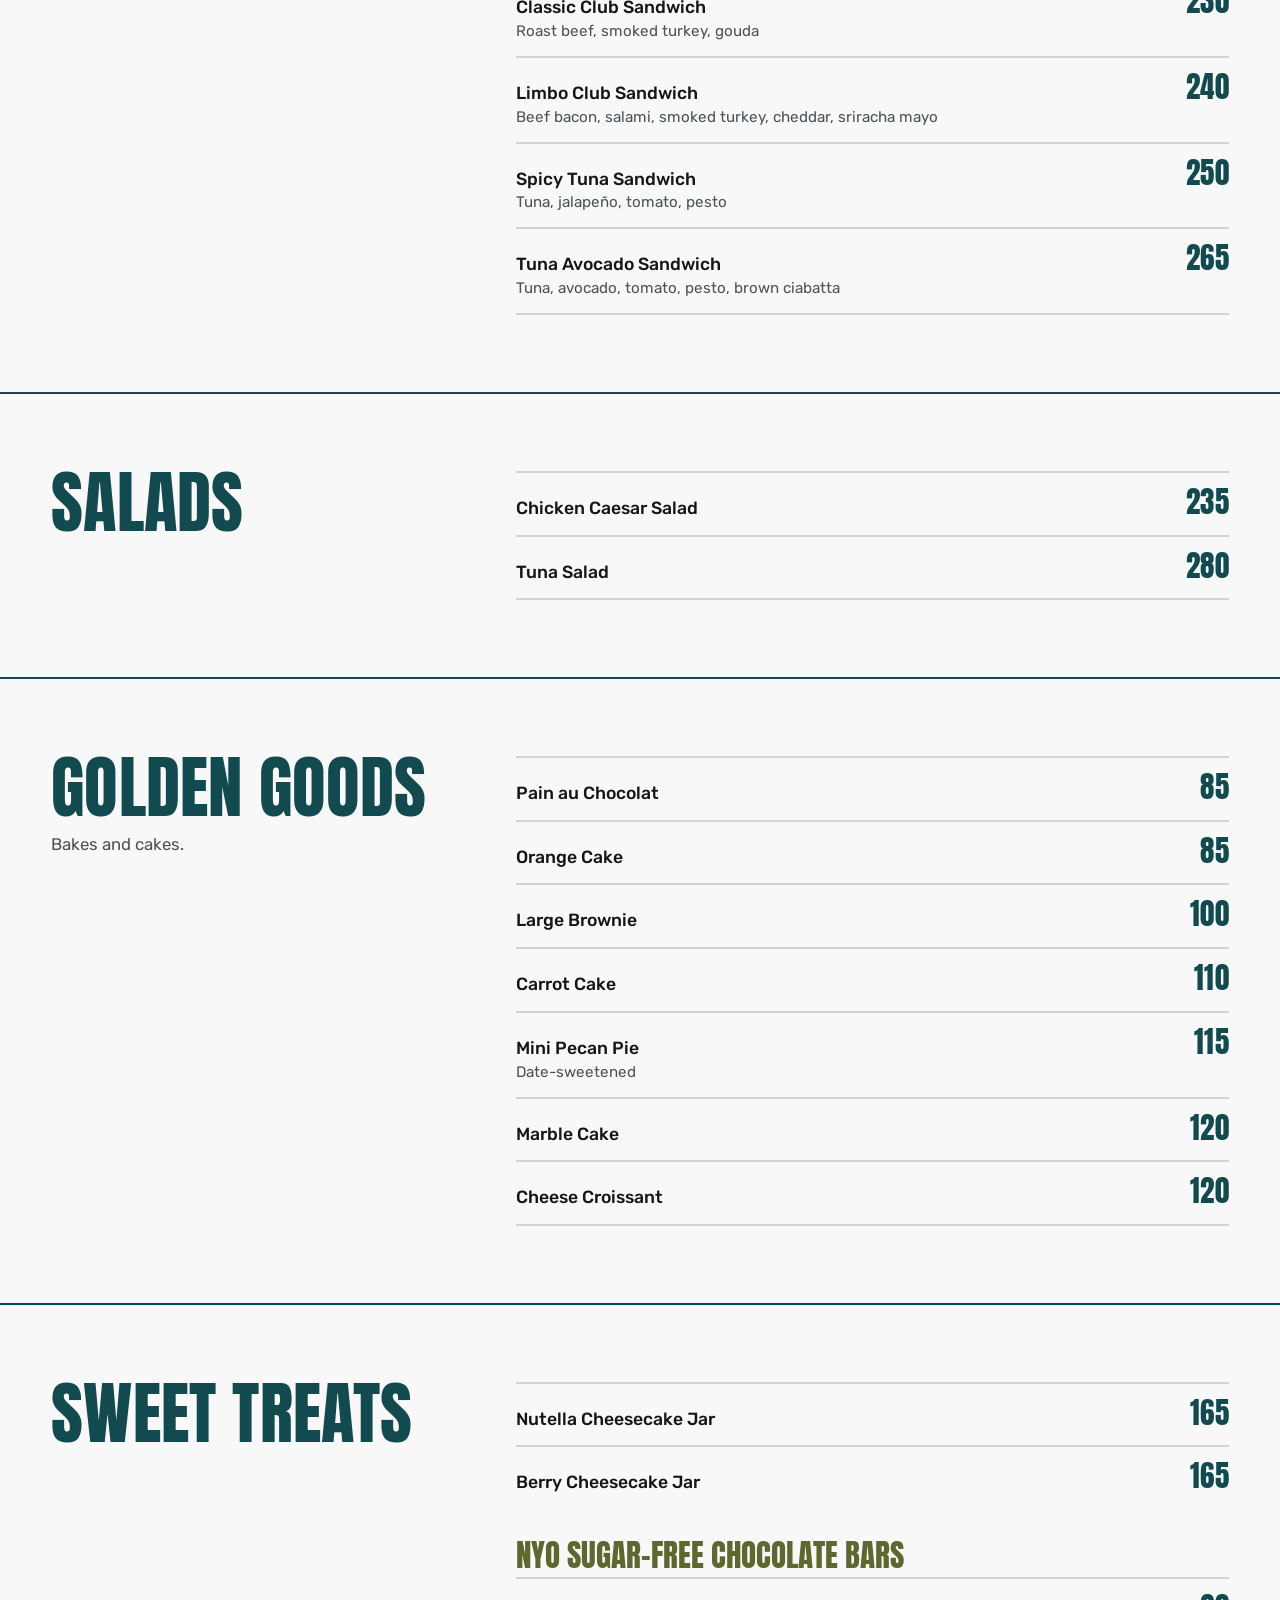
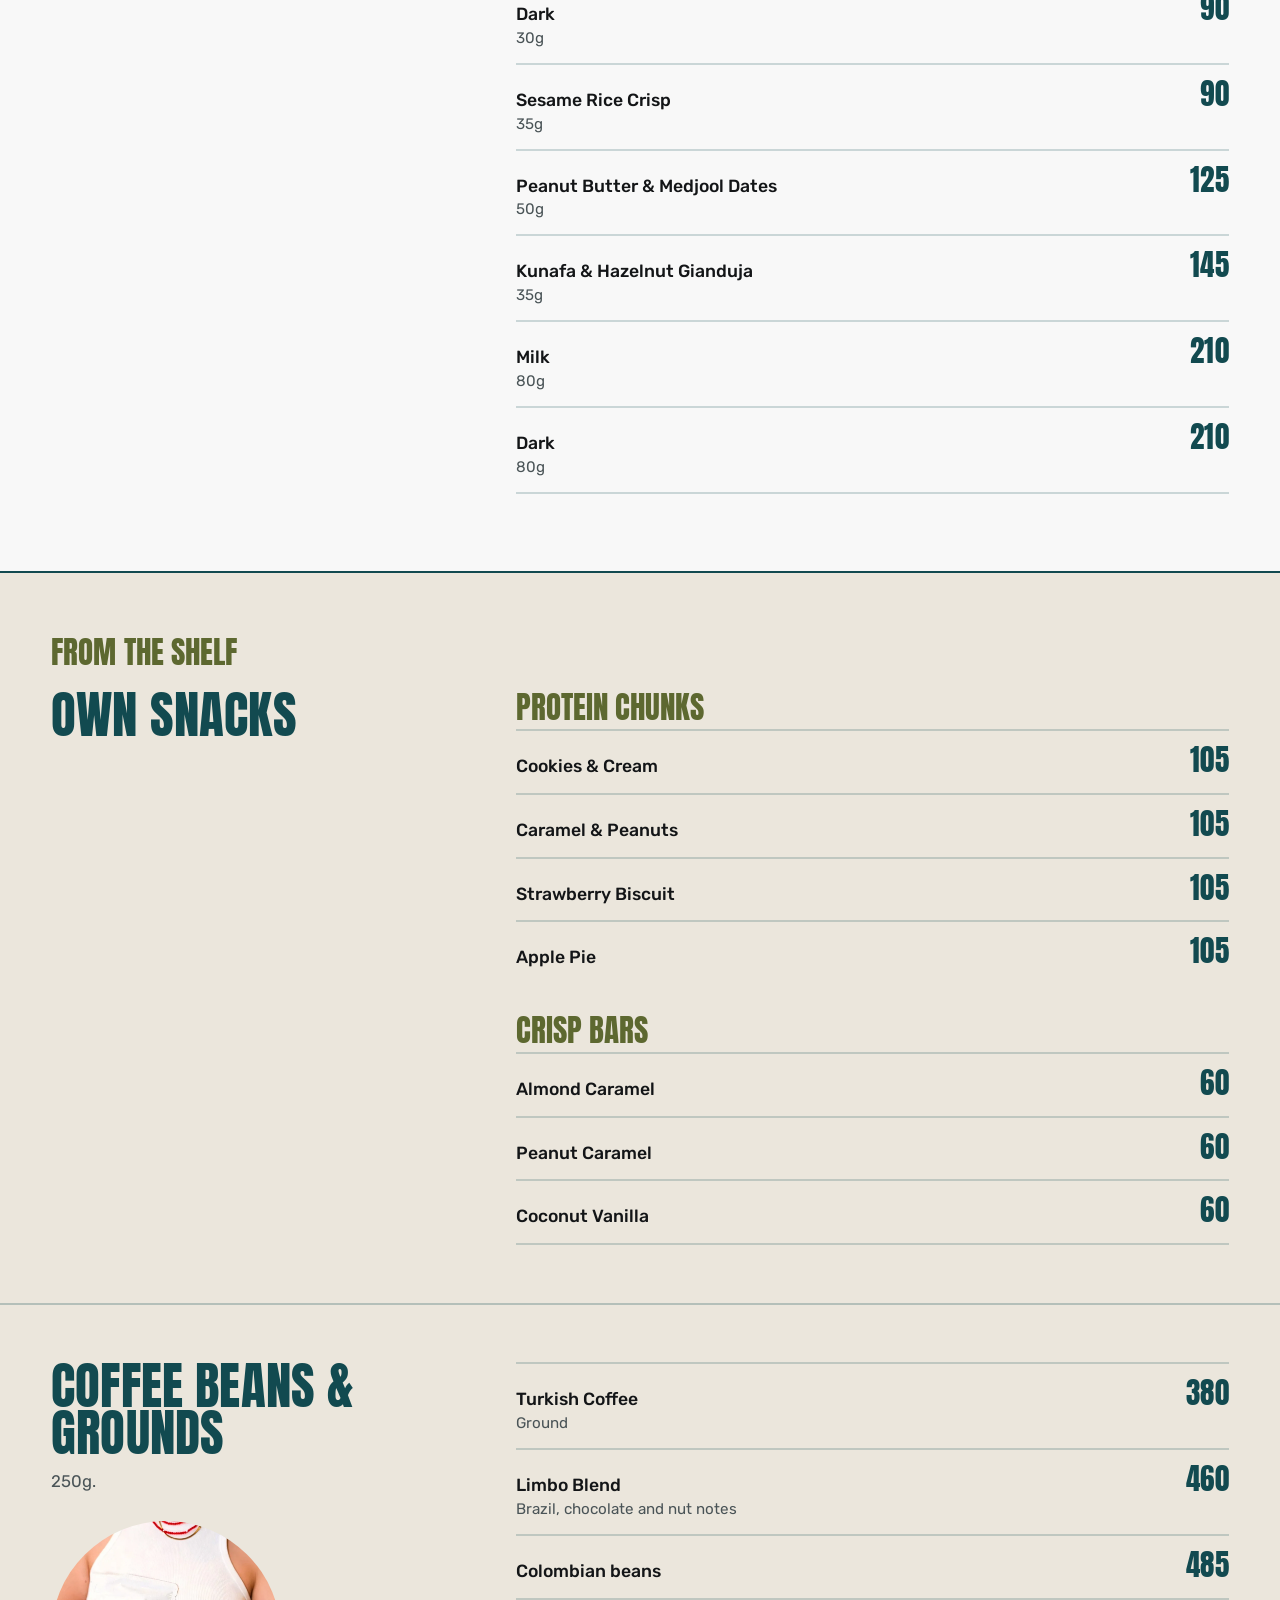
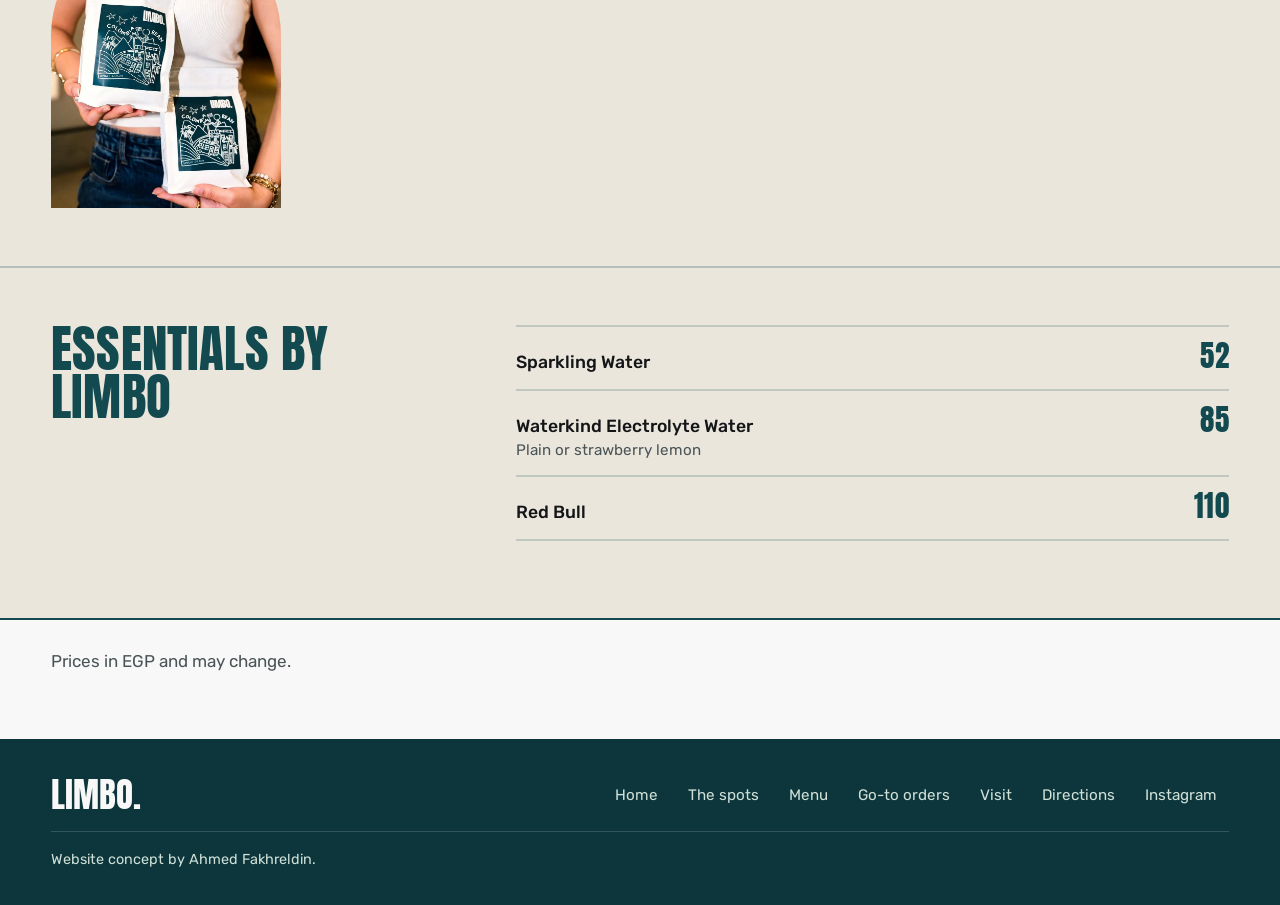
<file: menu.html>
<!doctype html>
<html lang="en">
<head>
<meta charset="utf-8">
<meta name="viewport" content="width=device-width, initial-scale=1">
<title>Menu | Limbo, Zamalek</title>
<meta name="description" content="The Limbo menu: hot shots and classics, iced cravings, blended coffee, matcha, sandwiches, salads, bakes, sweet treats and coffee beans.">
<meta name="theme-color" content="#124a50">
<link rel="canonical" href="https://ahmedfakhr1.github.io/limbo-preview/menu.html">
<meta property="og:type" content="website">
<meta property="og:site_name" content="Limbo">
<meta property="og:title" content="Menu | Limbo, Zamalek">
<meta property="og:description" content="The Limbo menu: hot shots and classics, iced cravings, blended coffee, matcha, sandwiches, salads, bakes, sweet treats and coffee beans.">
<meta property="og:url" content="https://ahmedfakhr1.github.io/limbo-preview/menu.html">
<meta property="og:image" content="https://ahmedfakhr1.github.io/limbo-preview/img/og.jpg">
<meta property="og:image:width" content="1200">
<meta property="og:image:height" content="630">
<meta property="og:image:alt" content="LIMBO. wordmark in white on teal beside two teal iced drinks held in hand">
<meta name="twitter:card" content="summary_large_image">
<meta name="twitter:title" content="Menu | Limbo, Zamalek">
<meta name="twitter:description" content="The Limbo menu: hot shots and classics, iced cravings, blended coffee, matcha, sandwiches, salads, bakes, sweet treats and coffee beans.">
<meta name="twitter:image" content="https://ahmedfakhr1.github.io/limbo-preview/img/og.jpg">
<link rel="icon" type="image/png" sizes="32x32" href="img/icon-32.png">
<link rel="icon" type="image/png" sizes="48x48" href="img/icon-48.png">
<link rel="apple-touch-icon" href="img/icon-180.png">
<link rel="preload" href="fonts/a6f395c16349.woff2" as="font" type="font/woff2" crossorigin>
<link rel="preload" href="fonts/f673d854646d.woff2" as="font" type="font/woff2" crossorigin>
<link rel="stylesheet" href="fonts.css">
<link rel="stylesheet" href="site.css?v=2">
<script>document.documentElement.classList.add('js')</script>
<script type="application/ld+json">{"@context": "https://schema.org", "@type": "CafeOrCoffeeShop", "name": "Limbo", "description": "Somewhere between your first sip and your second self.", "slogan": "Somewhere between your first sip and your second self.", "url": "https://ahmedfakhr1.github.io/limbo-preview/menu.html", "image": "https://ahmedfakhr1.github.io/limbo-preview/img/og.jpg", "sameAs": ["https://www.instagram.com/limbo.cairo/"], "hasMap": "https://www.google.com/maps/search/?api=1&query=Limbo+Om+Kalthoum+Tower+5+Abu+Al+Feda+Zamalek+Cairo", "address": {"@type": "PostalAddress", "streetAddress": "Om Kalthoum Tower, 5 Abu Al Feda", "addressLocality": "Zamalek", "addressRegion": "Cairo", "addressCountry": "EG"}, "openingHoursSpecification": {"@type": "OpeningHoursSpecification", "dayOfWeek": ["Monday", "Tuesday", "Wednesday", "Thursday", "Friday", "Saturday", "Sunday"], "opens": "08:00", "closes": "00:00"}, "hasMenu": {"@type": "Menu", "name": "Limbo menu", "url": "https://ahmedfakhr1.github.io/limbo-preview/menu.html", "hasMenuSection": [{"@type": "MenuSection", "name": "Hot Shots & Classics", "hasMenuItem": [{"@type": "MenuItem", "name": "Latte", "description": "Hot milk, light foam"}, {"@type": "MenuItem", "name": "Cappuccino", "description": "Milk, dense foam"}, {"@type": "MenuItem", "name": "Americano", "description": "Espresso and hot water"}, {"@type": "MenuItem", "name": "Cortado", "description": "Espresso, equal warm milk"}, {"@type": "MenuItem", "name": "Flat White", "description": "Smooth, creamy milk"}, {"@type": "MenuItem", "name": "Mocha Latte", "description": "Espresso, steamed milk, chocolate"}, {"@type": "MenuItem", "name": "Salted Caramel", "description": "Latte with salted caramel sauce"}, {"@type": "MenuItem", "name": "Caramel Macchiato", "description": "Espresso, milk, foam, caramel drizzle"}, {"@type": "MenuItem", "name": "Spanish Latte", "description": "Condensed-milk latte"}, {"@type": "MenuItem", "name": "White Mocha Latte", "description": "Espresso, milk, white chocolate"}]}, {"@type": "MenuSection", "name": "Iced Cravings", "hasMenuItem": [{"@type": "MenuItem", "name": "Iced Americano"}, {"@type": "MenuItem", "name": "Iced Latte"}, {"@type": "MenuItem", "name": "Iced Spanish Latte"}, {"@type": "MenuItem", "name": "Iced Salted Caramel"}, {"@type": "MenuItem", "name": "Iced Caramel Macchiato"}, {"@type": "MenuItem", "name": "Iced Mocha", "description": "With qeshta"}, {"@type": "MenuItem", "name": "Iced White Mocha"}]}, {"@type": "MenuSection", "name": "Blended Coffee", "hasMenuItem": [{"@type": "MenuItem", "name": "Blended Shake Latte"}, {"@type": "MenuItem", "name": "Blended Mocha"}, {"@type": "MenuItem", "name": "Blended Spanish Latte"}, {"@type": "MenuItem", "name": "Blended Salted Caramel Latte"}, {"@type": "MenuItem", "name": "Blended Caramel Latte"}, {"@type": "MenuItem", "name": "Blended White Mocha"}]}, {"@type": "MenuSection", "name": "Matcha", "hasMenuItem": [{"@type": "MenuItem", "name": "Matcha Latte"}, {"@type": "MenuItem", "name": "Iced Matcha Latte"}, {"@type": "MenuItem", "name": "Matcha Frappe", "description": "Coconut milk"}, {"@type": "MenuItem", "name": "Spanish Matcha"}, {"@type": "MenuItem", "name": "Pistachio Matcha"}]}, {"@type": "MenuSection", "name": "Between Breaths", "hasMenuItem": [{"@type": "MenuItem", "name": "Golden Root", "description": "Turmeric, cinnamon, cardamom, anise, ginger. Caffeine-free"}, {"@type": "MenuItem", "name": "Blue Zen", "description": "Spirulina, chai spices, matcha"}, {"@type": "MenuItem", "name": "Pink Glow", "description": "Berries, goji, acai, warm spices"}]}, {"@type": "MenuSection", "name": "Summer Specials", "hasMenuItem": [{"@type": "MenuItem", "name": "Passionfruit Coco Fizz"}, {"@type": "MenuItem", "name": "Pomegranate Mint Fizz"}, {"@type": "MenuItem", "name": "Mango Coconut"}]}, {"@type": "MenuSection", "name": "Pressed & Poured", "hasMenuItem": [{"@type": "MenuItem", "name": "Mint Moment", "description": "Mint lemonade"}, {"@type": "MenuItem", "name": "Potassium Booster", "description": "Kiwi, banana, honey, rocket"}, {"@type": "MenuItem", "name": "Orange"}, {"@type": "MenuItem", "name": "Guava"}, {"@type": "MenuItem", "name": "Strawberry"}]}, {"@type": "MenuSection", "name": "Stacked & Toasted", "hasMenuItem": [{"@type": "MenuItem", "name": "Halloumi Sandwich", "description": "Halloumi, sun-dried tomato, rocket, olives, ciabatta"}, {"@type": "MenuItem", "name": "Smoked Turkey Sandwich", "description": "Gouda, lettuce, olives, brown bread"}, {"@type": "MenuItem", "name": "Chicken Caesar Sandwich", "description": "Chicken, parmesan, batavia, caesar dressing"}, {"@type": "MenuItem", "name": "Classic Club Sandwich", "description": "Roast beef, smoked turkey, gouda"}, {"@type": "MenuItem", "name": "Limbo Club Sandwich", "description": "Beef bacon, salami, smoked turkey, cheddar, sriracha mayo"}, {"@type": "MenuItem", "name": "Spicy Tuna Sandwich", "description": "Tuna, jalapeño, tomato, pesto"}, {"@type": "MenuItem", "name": "Tuna Avocado Sandwich", "description": "Tuna, avocado, tomato, pesto, brown ciabatta"}]}, {"@type": "MenuSection", "name": "Salads", "hasMenuItem": [{"@type": "MenuItem", "name": "Chicken Caesar Salad"}, {"@type": "MenuItem", "name": "Tuna Salad"}]}, {"@type": "MenuSection", "name": "Golden Goods", "hasMenuItem": [{"@type": "MenuItem", "name": "Pain au Chocolat"}, {"@type": "MenuItem", "name": "Orange Cake"}, {"@type": "MenuItem", "name": "Large Brownie"}, {"@type": "MenuItem", "name": "Carrot Cake"}, {"@type": "MenuItem", "name": "Mini Pecan Pie", "description": "Date-sweetened"}, {"@type": "MenuItem", "name": "Marble Cake"}, {"@type": "MenuItem", "name": "Cheese Croissant"}]}, {"@type": "MenuSection", "name": "Sweet Treats", "hasMenuItem": [{"@type": "MenuItem", "name": "Nutella Cheesecake Jar"}, {"@type": "MenuItem", "name": "Berry Cheesecake Jar"}, {"@type": "MenuItem", "name": "Dark", "description": "30g"}, {"@type": "MenuItem", "name": "Sesame Rice Crisp", "description": "35g"}, {"@type": "MenuItem", "name": "Peanut Butter & Medjool Dates", "description": "50g"}, {"@type": "MenuItem", "name": "Kunafa & Hazelnut Gianduja", "description": "35g"}, {"@type": "MenuItem", "name": "Milk", "description": "80g"}, {"@type": "MenuItem", "name": "Dark", "description": "80g"}]}, {"@type": "MenuSection", "name": "OWN Snacks", "hasMenuItem": [{"@type": "MenuItem", "name": "Cookies & Cream"}, {"@type": "MenuItem", "name": "Caramel & Peanuts"}, {"@type": "MenuItem", "name": "Strawberry Biscuit"}, {"@type": "MenuItem", "name": "Apple Pie"}, {"@type": "MenuItem", "name": "Almond Caramel"}, {"@type": "MenuItem", "name": "Peanut Caramel"}, {"@type": "MenuItem", "name": "Coconut Vanilla"}]}, {"@type": "MenuSection", "name": "Coffee Beans & Grounds", "hasMenuItem": [{"@type": "MenuItem", "name": "Turkish Coffee", "description": "Ground"}, {"@type": "MenuItem", "name": "Limbo Blend", "description": "Brazil, chocolate and nut notes"}, {"@type": "MenuItem", "name": "Colombian beans"}]}, {"@type": "MenuSection", "name": "Essentials by LIMBO", "hasMenuItem": [{"@type": "MenuItem", "name": "Sparkling Water"}, {"@type": "MenuItem", "name": "Waterkind Electrolyte Water", "description": "Plain or strawberry lemon"}, {"@type": "MenuItem", "name": "Red Bull"}]}]}}</script>
</head>
<body class="p-menu">
<a class="skip" href="#main">Skip to content</a>
<header class="hdr"><div class="in">
  <a class="brand" href="index.html" aria-label="Limbo, home">LIMBO.</a>
  <nav class="nav" aria-label="Main"><a href="index.html#between">Between sips</a><a href="spots.html">The spots</a><a href="menu.html" aria-current="page">Menu</a><a href="index.html#bar">Go-to orders</a><a href="index.html#visit">Visit</a></nav>
  <div class="acts">
    <a class="btn btn-teal btn-sm hdir" href="https://www.google.com/maps/search/?api=1&query=Limbo+Om+Kalthoum+Tower+5+Abu+Al+Feda+Zamalek+Cairo" target="_blank" rel="noopener"><svg class="i" viewBox="0 0 24 24" fill="none" stroke="currentColor" stroke-width="2" stroke-linecap="round" stroke-linejoin="round" aria-hidden="true" focusable="false"><path d="M12 21s-7-6.2-7-11.5a7 7 0 0 1 14 0C19 14.8 12 21 12 21z"/><circle cx="12" cy="9.5" r="2.5"/></svg><span>Directions</span></a>
    <a class="ib hig" href="https://www.instagram.com/limbo.cairo/" target="_blank" rel="noopener" aria-label="Limbo on Instagram"><svg class="i" viewBox="0 0 24 24" fill="none" stroke="currentColor" stroke-width="2" stroke-linecap="round" stroke-linejoin="round" aria-hidden="true" focusable="false"><rect x="3.5" y="3.5" width="17" height="17" rx="5"/><circle cx="12" cy="12" r="4"/><circle cx="17.3" cy="6.7" r=".6" fill="currentColor"/></svg></a>
    <button class="ib burger" type="button" aria-expanded="false" aria-controls="mnav" aria-label="Open menu"><span class="o"><svg class="i" viewBox="0 0 24 24" fill="none" stroke="currentColor" stroke-width="2" stroke-linecap="round" stroke-linejoin="round" aria-hidden="true" focusable="false"><path d="M4 8h16M4 16h16"/></svg></span><span class="x"><svg class="i" viewBox="0 0 24 24" fill="none" stroke="currentColor" stroke-width="2" stroke-linecap="round" stroke-linejoin="round" aria-hidden="true" focusable="false"><path d="M6 6l12 12M18 6L6 18"/></svg></span></button>
  </div>
</div></header>
<nav id="mnav" aria-label="Mobile">
  <a href="index.html">Home</a>
  <a href="spots.html">The spots</a>
  <a href="menu.html">Menu</a>
  <a href="index.html#between">Between sips</a>
  <a href="index.html#bar">Go-to orders</a>
  <a href="index.html#visit">Visit</a>
  <div class="mnav-s">
    <a href="https://www.google.com/maps/search/?api=1&query=Limbo+Om+Kalthoum+Tower+5+Abu+Al+Feda+Zamalek+Cairo" target="_blank" rel="noopener"><svg class="i" viewBox="0 0 24 24" fill="none" stroke="currentColor" stroke-width="2" stroke-linecap="round" stroke-linejoin="round" aria-hidden="true" focusable="false"><path d="M12 21s-7-6.2-7-11.5a7 7 0 0 1 14 0C19 14.8 12 21 12 21z"/><circle cx="12" cy="9.5" r="2.5"/></svg><span>Directions to Zamalek</span></a>
    <a href="https://www.instagram.com/limbo.cairo/" target="_blank" rel="noopener"><svg class="i" viewBox="0 0 24 24" fill="none" stroke="currentColor" stroke-width="2" stroke-linecap="round" stroke-linejoin="round" aria-hidden="true" focusable="false"><rect x="3.5" y="3.5" width="17" height="17" rx="5"/><circle cx="12" cy="12" r="4"/><circle cx="17.3" cy="6.7" r=".6" fill="currentColor"/></svg><span>Instagram @limbo.cairo</span></a>
  </div>
  <p class="mnav-ar" lang="ar" dir="rtl">في مكان ما بين أول رشفة ونفسك التانية</p>
</nav>
<main id="main">

<section class="phero on-dark" aria-labelledby="phero-h">
  <svg class="art umbrella a-p-umb" viewBox="0 0 220 300" aria-hidden="true" focusable="false"><g transform="rotate(-12 110 150)"><path pathLength="1" d="M22 118 C 26 62 70 22 110 22 C 150 22 194 62 198 118" style="--d:0.30s"/><path pathLength="1" d="M198 118 Q 176 138 154 118 Q 132 138 110 118 Q 88 138 66 118 Q 44 138 22 118" style="--d:0.46s"/><path pathLength="1" d="M110 22 L110 118" style="--d:0.62s"/><path pathLength="1" d="M110 22 C 90 52 80 86 66 118" style="--d:0.78s"/><path pathLength="1" d="M110 22 C 130 52 140 86 154 118" style="--d:0.94s"/><path pathLength="1" d="M110 22 L110 8" style="--d:1.10s"/><path pathLength="1" d="M110 120 C 108 170 112 220 110 268" style="--d:1.26s"/><path pathLength="1" d="M72 272 C 92 262 128 262 150 272" style="--d:1.42s"/><path pathLength="1" d="M34 286 C 84 276 150 280 196 288" style="--d:1.58s"/></g></svg>
  <svg class="art palm a-p-palm" viewBox="0 0 200 300" aria-hidden="true" focusable="false"><path pathLength="1" d="M92 292 C 98 232 96 172 104 114" style="--d:0.90s"/><path pathLength="1" d="M104 114 C 80 84 44 80 14 102" style="--d:1.00s"/><path pathLength="1" d="M104 114 C 78 100 46 106 14 102" style="--d:1.10s"/><path pathLength="1" d="M104 114 C 82 76 58 52 28 48" style="--d:1.20s"/><path pathLength="1" d="M104 114 C 90 90 62 68 28 48" style="--d:1.30s"/><path pathLength="1" d="M104 114 C 94 82 96 54 112 28" style="--d:1.40s"/><path pathLength="1" d="M104 114 C 110 86 114 58 112 28" style="--d:1.50s"/><path pathLength="1" d="M104 114 C 128 78 156 58 184 54" style="--d:1.60s"/><path pathLength="1" d="M104 114 C 122 92 152 72 184 54" style="--d:1.70s"/><path pathLength="1" d="M104 114 C 130 94 166 92 192 112" style="--d:1.80s"/><path pathLength="1" d="M104 114 C 132 110 166 112 192 112" style="--d:1.90s"/><path pathLength="1" d="M98 120 a6 6 0 1 0 0.1 0" style="--d:2.00s"/><path pathLength="1" d="M110 124 a6 6 0 1 0 0.1 0" style="--d:2.10s"/><path pathLength="1" d="M88 250 q9 -5 18 -1" style="--d:2.20s"/><path pathLength="1" d="M90 214 q9 -5 18 -1" style="--d:2.30s"/><path pathLength="1" d="M93 178 q9 -5 17 -1" style="--d:2.40s"/></svg>
  <div class="in">
    <h1 id="phero-h" class="wm">MENU.</h1>
    <p class="tag">Coffee, matcha, juices, sandwiches and bakes.</p>
  </div>
</section>

<nav class="mjump" aria-label="Menu sections"><div class="in mj-track"><a href="#hot-shots">Hot Shots &amp; Classics</a><a href="#iced-cravings">Iced Cravings</a><a href="#blended-coffee">Blended Coffee</a><a href="#matcha">Matcha</a><a href="#between-breaths">Between Breaths</a><a href="#summer-specials">Summer Specials</a><a href="#pressed-poured">Pressed &amp; Poured</a><a href="#stacked-toasted">Stacked &amp; Toasted</a><a href="#salads">Salads</a><a href="#golden-goods">Golden Goods</a><a href="#sweet-treats">Sweet Treats</a><a href="#own-snacks">OWN Snacks</a><a href="#coffee-beans">Coffee Beans &amp; Grounds</a><a href="#essentials">Essentials by LIMBO</a></div></nav>

<section class="msec" id="hot-shots" aria-labelledby="hot-shots-h">
  <div class="in">
    <div class="m-head" data-reveal><h2 id="hot-shots-h">Hot Shots &amp; Classics</h2></div>
    <div class="m-body" data-reveal><ul class="mlist"><li><span class="mi-t"><span class="mi-n">Latte</span><span class="mi-d">Hot milk, light foam</span></span><span class="mi-p mi-by">by size</span></li><li><span class="mi-t"><span class="mi-n">Cappuccino</span><span class="mi-d">Milk, dense foam</span></span><span class="mi-p mi-by">by size</span></li><li><span class="mi-t"><span class="mi-n">Americano</span><span class="mi-d">Espresso and hot water</span></span><span class="mi-p"><span class="sr">EGP </span>105</span></li><li><span class="mi-t"><span class="mi-n">Cortado</span><span class="mi-d">Espresso, equal warm milk</span></span><span class="mi-p"><span class="sr">EGP </span>110</span></li><li><span class="mi-t"><span class="mi-n">Flat White</span><span class="mi-d">Smooth, creamy milk</span></span><span class="mi-p"><span class="sr">EGP </span>130</span></li><li><span class="mi-t"><span class="mi-n">Mocha Latte</span><span class="mi-d">Espresso, steamed milk, chocolate</span></span><span class="mi-p"><span class="sr">EGP </span>154</span></li><li><span class="mi-t"><span class="mi-n">Salted Caramel</span><span class="mi-d">Latte with salted caramel sauce</span></span><span class="mi-p"><span class="sr">EGP </span>155</span></li><li><span class="mi-t"><span class="mi-n">Caramel Macchiato</span><span class="mi-d">Espresso, milk, foam, caramel drizzle</span></span><span class="mi-p"><span class="sr">EGP </span>170</span></li><li><span class="mi-t"><span class="mi-n">Spanish Latte</span><span class="mi-d">Condensed-milk latte</span></span><span class="mi-p"><span class="sr">EGP </span>185</span></li><li><span class="mi-t"><span class="mi-n">White Mocha Latte</span><span class="mi-d">Espresso, milk, white chocolate</span></span><span class="mi-p"><span class="sr">EGP </span>195</span></li></ul></div>
  </div>
</section>
<section class="msec" id="iced-cravings" aria-labelledby="iced-cravings-h">
  <div class="in">
    <div class="m-head" data-reveal><h2 id="iced-cravings-h">Iced Cravings</h2></div>
    <div class="m-body" data-reveal><ul class="mlist"><li><span class="mi-t"><span class="mi-n">Iced Americano</span></span><span class="mi-p"><span class="sr">EGP </span>110</span></li><li><span class="mi-t"><span class="mi-n">Iced Latte</span></span><span class="mi-p"><span class="sr">EGP </span>155</span></li><li><span class="mi-t"><span class="mi-n">Iced Spanish Latte</span></span><span class="mi-p"><span class="sr">EGP </span>185</span></li><li><span class="mi-t"><span class="mi-n">Iced Salted Caramel</span></span><span class="mi-p"><span class="sr">EGP </span>185</span></li><li><span class="mi-t"><span class="mi-n">Iced Caramel Macchiato</span></span><span class="mi-p"><span class="sr">EGP </span>185</span></li><li><span class="mi-t"><span class="mi-n">Iced Mocha</span><span class="mi-d">With qeshta</span></span><span class="mi-p"><span class="sr">EGP </span>190</span></li><li><span class="mi-t"><span class="mi-n">Iced White Mocha</span></span><span class="mi-p"><span class="sr">EGP </span>190</span></li></ul></div>
  </div>
</section>
<section class="msec" id="blended-coffee" aria-labelledby="blended-coffee-h">
  <div class="in">
    <div class="m-head" data-reveal><h2 id="blended-coffee-h">Blended Coffee</h2></div>
    <div class="m-body" data-reveal><ul class="mlist"><li><span class="mi-t"><span class="mi-n">Blended Shake Latte</span></span><span class="mi-p"><span class="sr">EGP </span>145</span></li><li><span class="mi-t"><span class="mi-n">Blended Mocha</span></span><span class="mi-p"><span class="sr">EGP </span>180</span></li><li><span class="mi-t"><span class="mi-n">Blended Spanish Latte</span></span><span class="mi-p"><span class="sr">EGP </span>190</span></li><li><span class="mi-t"><span class="mi-n">Blended Salted Caramel Latte</span></span><span class="mi-p"><span class="sr">EGP </span>195</span></li><li><span class="mi-t"><span class="mi-n">Blended Caramel Latte</span></span><span class="mi-p"><span class="sr">EGP </span>195</span></li><li><span class="mi-t"><span class="mi-n">Blended White Mocha</span></span><span class="mi-p"><span class="sr">EGP </span>210</span></li></ul></div>
  </div>
</section>
<section class="msec" id="matcha" aria-labelledby="matcha-h">
  <div class="in">
    <div class="m-head" data-reveal><h2 id="matcha-h">Matcha</h2><figure class="m-photo"><img src="img/go-to-order.webp" alt="A hand holding up an iced matcha in a teal Limbo cup with a white beach umbrella drawing" width="900" height="747" loading="lazy" decoding="async" sizes="260px"></figure></div>
    <div class="m-body" data-reveal><ul class="mlist"><li><span class="mi-t"><span class="mi-n">Matcha Latte</span></span><span class="mi-p"><span class="sr">EGP </span>190</span></li><li><span class="mi-t"><span class="mi-n">Iced Matcha Latte</span></span><span class="mi-p"><span class="sr">EGP </span>220</span></li><li><span class="mi-t"><span class="mi-n">Matcha Frappe</span><span class="mi-d">Coconut milk</span></span><span class="mi-p"><span class="sr">EGP </span>220</span></li><li><span class="mi-t"><span class="mi-n">Spanish Matcha</span></span><span class="mi-p"><span class="sr">EGP </span>220</span></li><li><span class="mi-t"><span class="mi-n">Pistachio Matcha</span></span><span class="mi-p"><span class="sr">EGP </span>220</span></li></ul></div>
  </div>
</section>
<section class="msec" id="between-breaths" aria-labelledby="between-breaths-h">
  <div class="in">
    <div class="m-head" data-reveal><h2 id="between-breaths-h">Between Breaths</h2><p class="m-note">Caffeine-light lattes on oat milk.</p></div>
    <div class="m-body" data-reveal><ul class="mlist"><li><span class="mi-t"><span class="mi-n">Golden Root</span><span class="mi-d">Turmeric, cinnamon, cardamom, anise, ginger. Caffeine-free</span></span><span class="mi-p mi-by">by size</span></li><li><span class="mi-t"><span class="mi-n">Blue Zen</span><span class="mi-d">Spirulina, chai spices, matcha</span></span><span class="mi-p mi-by">by size</span></li><li><span class="mi-t"><span class="mi-n">Pink Glow</span><span class="mi-d">Berries, goji, acai, warm spices</span></span><span class="mi-p mi-by">by size</span></li></ul></div>
  </div>
</section>
<section class="msec" id="summer-specials" aria-labelledby="summer-specials-h">
  <div class="in">
    <div class="m-head" data-reveal><h2 id="summer-specials-h">Summer Specials</h2></div>
    <div class="m-body" data-reveal><ul class="mlist"><li><span class="mi-t"><span class="mi-n">Passionfruit Coco Fizz</span></span><span class="mi-p"><span class="sr">EGP </span>135</span></li><li><span class="mi-t"><span class="mi-n">Pomegranate Mint Fizz</span></span><span class="mi-p"><span class="sr">EGP </span>135</span></li><li><span class="mi-t"><span class="mi-n">Mango Coconut</span></span><span class="mi-p"><span class="sr">EGP </span>175</span></li></ul></div>
  </div>
</section>
<section class="msec" id="pressed-poured" aria-labelledby="pressed-poured-h">
  <div class="in">
    <div class="m-head" data-reveal><h2 id="pressed-poured-h">Pressed &amp; Poured</h2></div>
    <div class="m-body" data-reveal><ul class="mlist"><li><span class="mi-t"><span class="mi-n">Mint Moment</span><span class="mi-d">Mint lemonade</span></span><span class="mi-p"><span class="sr">EGP </span>125</span></li><li><span class="mi-t"><span class="mi-n">Potassium Booster</span><span class="mi-d">Kiwi, banana, honey, rocket</span></span><span class="mi-p"><span class="sr">EGP </span>205</span></li></ul><h3 class="mg-t">Freshly pressed juice in a can</h3><ul class="mlist"><li><span class="mi-t"><span class="mi-n">Orange</span></span><span class="mi-p"><span class="sr">EGP </span>135</span></li><li><span class="mi-t"><span class="mi-n">Guava</span></span><span class="mi-p"><span class="sr">EGP </span>115</span></li><li><span class="mi-t"><span class="mi-n">Strawberry</span></span><span class="mi-p"><span class="sr">EGP </span>115</span></li></ul></div>
  </div>
</section>
<section class="msec" id="stacked-toasted" aria-labelledby="stacked-toasted-h">
  <div class="in">
    <div class="m-head" data-reveal><h2 id="stacked-toasted-h">Stacked &amp; Toasted</h2><p class="m-note">Sandwiches.</p></div>
    <div class="m-body" data-reveal><ul class="mlist"><li><span class="mi-t"><span class="mi-n">Halloumi Sandwich</span><span class="mi-d">Halloumi, sun-dried tomato, rocket, olives, ciabatta</span></span><span class="mi-p"><span class="sr">EGP </span>180</span></li><li><span class="mi-t"><span class="mi-n">Smoked Turkey Sandwich</span><span class="mi-d">Gouda, lettuce, olives, brown bread</span></span><span class="mi-p"><span class="sr">EGP </span>190</span></li><li><span class="mi-t"><span class="mi-n">Chicken Caesar Sandwich</span><span class="mi-d">Chicken, parmesan, batavia, caesar dressing</span></span><span class="mi-p"><span class="sr">EGP </span>205</span></li><li><span class="mi-t"><span class="mi-n">Classic Club Sandwich</span><span class="mi-d">Roast beef, smoked turkey, gouda</span></span><span class="mi-p"><span class="sr">EGP </span>230</span></li><li><span class="mi-t"><span class="mi-n">Limbo Club Sandwich</span><span class="mi-d">Beef bacon, salami, smoked turkey, cheddar, sriracha mayo</span></span><span class="mi-p"><span class="sr">EGP </span>240</span></li><li><span class="mi-t"><span class="mi-n">Spicy Tuna Sandwich</span><span class="mi-d">Tuna, jalapeño, tomato, pesto</span></span><span class="mi-p"><span class="sr">EGP </span>250</span></li><li><span class="mi-t"><span class="mi-n">Tuna Avocado Sandwich</span><span class="mi-d">Tuna, avocado, tomato, pesto, brown ciabatta</span></span><span class="mi-p"><span class="sr">EGP </span>265</span></li></ul></div>
  </div>
</section>
<section class="msec" id="salads" aria-labelledby="salads-h">
  <div class="in">
    <div class="m-head" data-reveal><h2 id="salads-h">Salads</h2></div>
    <div class="m-body" data-reveal><ul class="mlist"><li><span class="mi-t"><span class="mi-n">Chicken Caesar Salad</span></span><span class="mi-p"><span class="sr">EGP </span>235</span></li><li><span class="mi-t"><span class="mi-n">Tuna Salad</span></span><span class="mi-p"><span class="sr">EGP </span>280</span></li></ul></div>
  </div>
</section>
<section class="msec" id="golden-goods" aria-labelledby="golden-goods-h">
  <div class="in">
    <div class="m-head" data-reveal><h2 id="golden-goods-h">Golden Goods</h2><p class="m-note">Bakes and cakes.</p></div>
    <div class="m-body" data-reveal><ul class="mlist"><li><span class="mi-t"><span class="mi-n">Pain au Chocolat</span></span><span class="mi-p"><span class="sr">EGP </span>85</span></li><li><span class="mi-t"><span class="mi-n">Orange Cake</span></span><span class="mi-p"><span class="sr">EGP </span>85</span></li><li><span class="mi-t"><span class="mi-n">Large Brownie</span></span><span class="mi-p"><span class="sr">EGP </span>100</span></li><li><span class="mi-t"><span class="mi-n">Carrot Cake</span></span><span class="mi-p"><span class="sr">EGP </span>110</span></li><li><span class="mi-t"><span class="mi-n">Mini Pecan Pie</span><span class="mi-d">Date-sweetened</span></span><span class="mi-p"><span class="sr">EGP </span>115</span></li><li><span class="mi-t"><span class="mi-n">Marble Cake</span></span><span class="mi-p"><span class="sr">EGP </span>120</span></li><li><span class="mi-t"><span class="mi-n">Cheese Croissant</span></span><span class="mi-p"><span class="sr">EGP </span>120</span></li></ul></div>
  </div>
</section>
<section class="msec" id="sweet-treats" aria-labelledby="sweet-treats-h">
  <div class="in">
    <div class="m-head" data-reveal><h2 id="sweet-treats-h">Sweet Treats</h2></div>
    <div class="m-body" data-reveal><ul class="mlist"><li><span class="mi-t"><span class="mi-n">Nutella Cheesecake Jar</span></span><span class="mi-p"><span class="sr">EGP </span>165</span></li><li><span class="mi-t"><span class="mi-n">Berry Cheesecake Jar</span></span><span class="mi-p"><span class="sr">EGP </span>165</span></li></ul><h3 class="mg-t">NYO sugar-free chocolate bars</h3><ul class="mlist"><li><span class="mi-t"><span class="mi-n">Dark</span><span class="mi-d">30g</span></span><span class="mi-p"><span class="sr">EGP </span>90</span></li><li><span class="mi-t"><span class="mi-n">Sesame Rice Crisp</span><span class="mi-d">35g</span></span><span class="mi-p"><span class="sr">EGP </span>90</span></li><li><span class="mi-t"><span class="mi-n">Peanut Butter &amp; Medjool Dates</span><span class="mi-d">50g</span></span><span class="mi-p"><span class="sr">EGP </span>125</span></li><li><span class="mi-t"><span class="mi-n">Kunafa &amp; Hazelnut Gianduja</span><span class="mi-d">35g</span></span><span class="mi-p"><span class="sr">EGP </span>145</span></li><li><span class="mi-t"><span class="mi-n">Milk</span><span class="mi-d">80g</span></span><span class="mi-p"><span class="sr">EGP </span>210</span></li><li><span class="mi-t"><span class="mi-n">Dark</span><span class="mi-d">80g</span></span><span class="mi-p"><span class="sr">EGP </span>210</span></li></ul></div>
  </div>
</section>

<div class="mshelf" id="from-the-shelf">
  <div class="in"><h2 class="shelf-t" data-reveal>From the shelf</h2></div>
  <section class="msec msec-s" id="own-snacks" aria-labelledby="own-snacks-h">
  <div class="in">
    <div class="m-head" data-reveal><h2 id="own-snacks-h">OWN Snacks</h2></div>
    <div class="m-body" data-reveal><h3 class="mg-t">Protein chunks</h3><ul class="mlist"><li><span class="mi-t"><span class="mi-n">Cookies &amp; Cream</span></span><span class="mi-p"><span class="sr">EGP </span>105</span></li><li><span class="mi-t"><span class="mi-n">Caramel &amp; Peanuts</span></span><span class="mi-p"><span class="sr">EGP </span>105</span></li><li><span class="mi-t"><span class="mi-n">Strawberry Biscuit</span></span><span class="mi-p"><span class="sr">EGP </span>105</span></li><li><span class="mi-t"><span class="mi-n">Apple Pie</span></span><span class="mi-p"><span class="sr">EGP </span>105</span></li></ul><h3 class="mg-t">Crisp bars</h3><ul class="mlist"><li><span class="mi-t"><span class="mi-n">Almond Caramel</span></span><span class="mi-p"><span class="sr">EGP </span>60</span></li><li><span class="mi-t"><span class="mi-n">Peanut Caramel</span></span><span class="mi-p"><span class="sr">EGP </span>60</span></li><li><span class="mi-t"><span class="mi-n">Coconut Vanilla</span></span><span class="mi-p"><span class="sr">EGP </span>60</span></li></ul></div>
  </div>
</section>
<section class="msec msec-s" id="coffee-beans" aria-labelledby="coffee-beans-h">
  <div class="in">
    <div class="m-head" data-reveal><h2 id="coffee-beans-h">Coffee Beans &amp; Grounds</h2><p class="m-note">250g.</p><figure class="m-photo"><img src="img/bags.webp" alt="Two white coffee bags with a teal label drawn in white line art, marked Limbo, Colombia Bean and Single Origin" width="900" height="1123" loading="lazy" decoding="async" sizes="260px"></figure></div>
    <div class="m-body" data-reveal><ul class="mlist"><li><span class="mi-t"><span class="mi-n">Turkish Coffee</span><span class="mi-d">Ground</span></span><span class="mi-p"><span class="sr">EGP </span>380</span></li><li><span class="mi-t"><span class="mi-n">Limbo Blend</span><span class="mi-d">Brazil, chocolate and nut notes</span></span><span class="mi-p"><span class="sr">EGP </span>460</span></li><li><span class="mi-t"><span class="mi-n">Colombian beans</span></span><span class="mi-p"><span class="sr">EGP </span>485</span></li></ul></div>
  </div>
</section>
<section class="msec msec-s" id="essentials" aria-labelledby="essentials-h">
  <div class="in">
    <div class="m-head" data-reveal><h2 id="essentials-h">Essentials by LIMBO</h2></div>
    <div class="m-body" data-reveal><ul class="mlist"><li><span class="mi-t"><span class="mi-n">Sparkling Water</span></span><span class="mi-p"><span class="sr">EGP </span>52</span></li><li><span class="mi-t"><span class="mi-n">Waterkind Electrolyte Water</span><span class="mi-d">Plain or strawberry lemon</span></span><span class="mi-p"><span class="sr">EGP </span>85</span></li><li><span class="mi-t"><span class="mi-n">Red Bull</span></span><span class="mi-p"><span class="sr">EGP </span>110</span></li></ul></div>
  </div>
</section>

</div>

<div class="mend"><p class="in">Prices in EGP and may change.</p></div>

</main>
<footer class="ftr on-dark"><div class="in">
  <a class="fbrand" href="index.html" aria-label="Limbo, home">LIMBO.</a>
  <nav class="fnav" aria-label="Footer">
    <a href="index.html">Home</a><a href="spots.html">The spots</a><a href="menu.html">Menu</a><a href="index.html#bar">Go-to orders</a><a href="index.html#visit">Visit</a>
    <a href="https://www.google.com/maps/search/?api=1&query=Limbo+Om+Kalthoum+Tower+5+Abu+Al+Feda+Zamalek+Cairo" target="_blank" rel="noopener">Directions</a><a href="https://www.instagram.com/limbo.cairo/" target="_blank" rel="noopener">Instagram</a>
  </nav>
  <p class="fsmall">Website concept by Ahmed Fakhreldin.</p>
</div></footer>
<div class="mbar" role="region" aria-label="Quick actions">
  <a class="btn btn-teal" href="https://www.google.com/maps/search/?api=1&query=Limbo+Om+Kalthoum+Tower+5+Abu+Al+Feda+Zamalek+Cairo" target="_blank" rel="noopener"><svg class="i" viewBox="0 0 24 24" fill="none" stroke="currentColor" stroke-width="2" stroke-linecap="round" stroke-linejoin="round" aria-hidden="true" focusable="false"><path d="M12 21s-7-6.2-7-11.5a7 7 0 0 1 14 0C19 14.8 12 21 12 21z"/><circle cx="12" cy="9.5" r="2.5"/></svg><span>Directions</span></a>
  <a class="btn btn-kraft" href="https://www.instagram.com/limbo.cairo/" target="_blank" rel="noopener"><svg class="i" viewBox="0 0 24 24" fill="none" stroke="currentColor" stroke-width="2" stroke-linecap="round" stroke-linejoin="round" aria-hidden="true" focusable="false"><rect x="3.5" y="3.5" width="17" height="17" rx="5"/><circle cx="12" cy="12" r="4"/><circle cx="17.3" cy="6.7" r=".6" fill="currentColor"/></svg><span>Instagram</span></a>
</div>
<script src="app.js?v=2"></script>
</body>
</html>
</file>
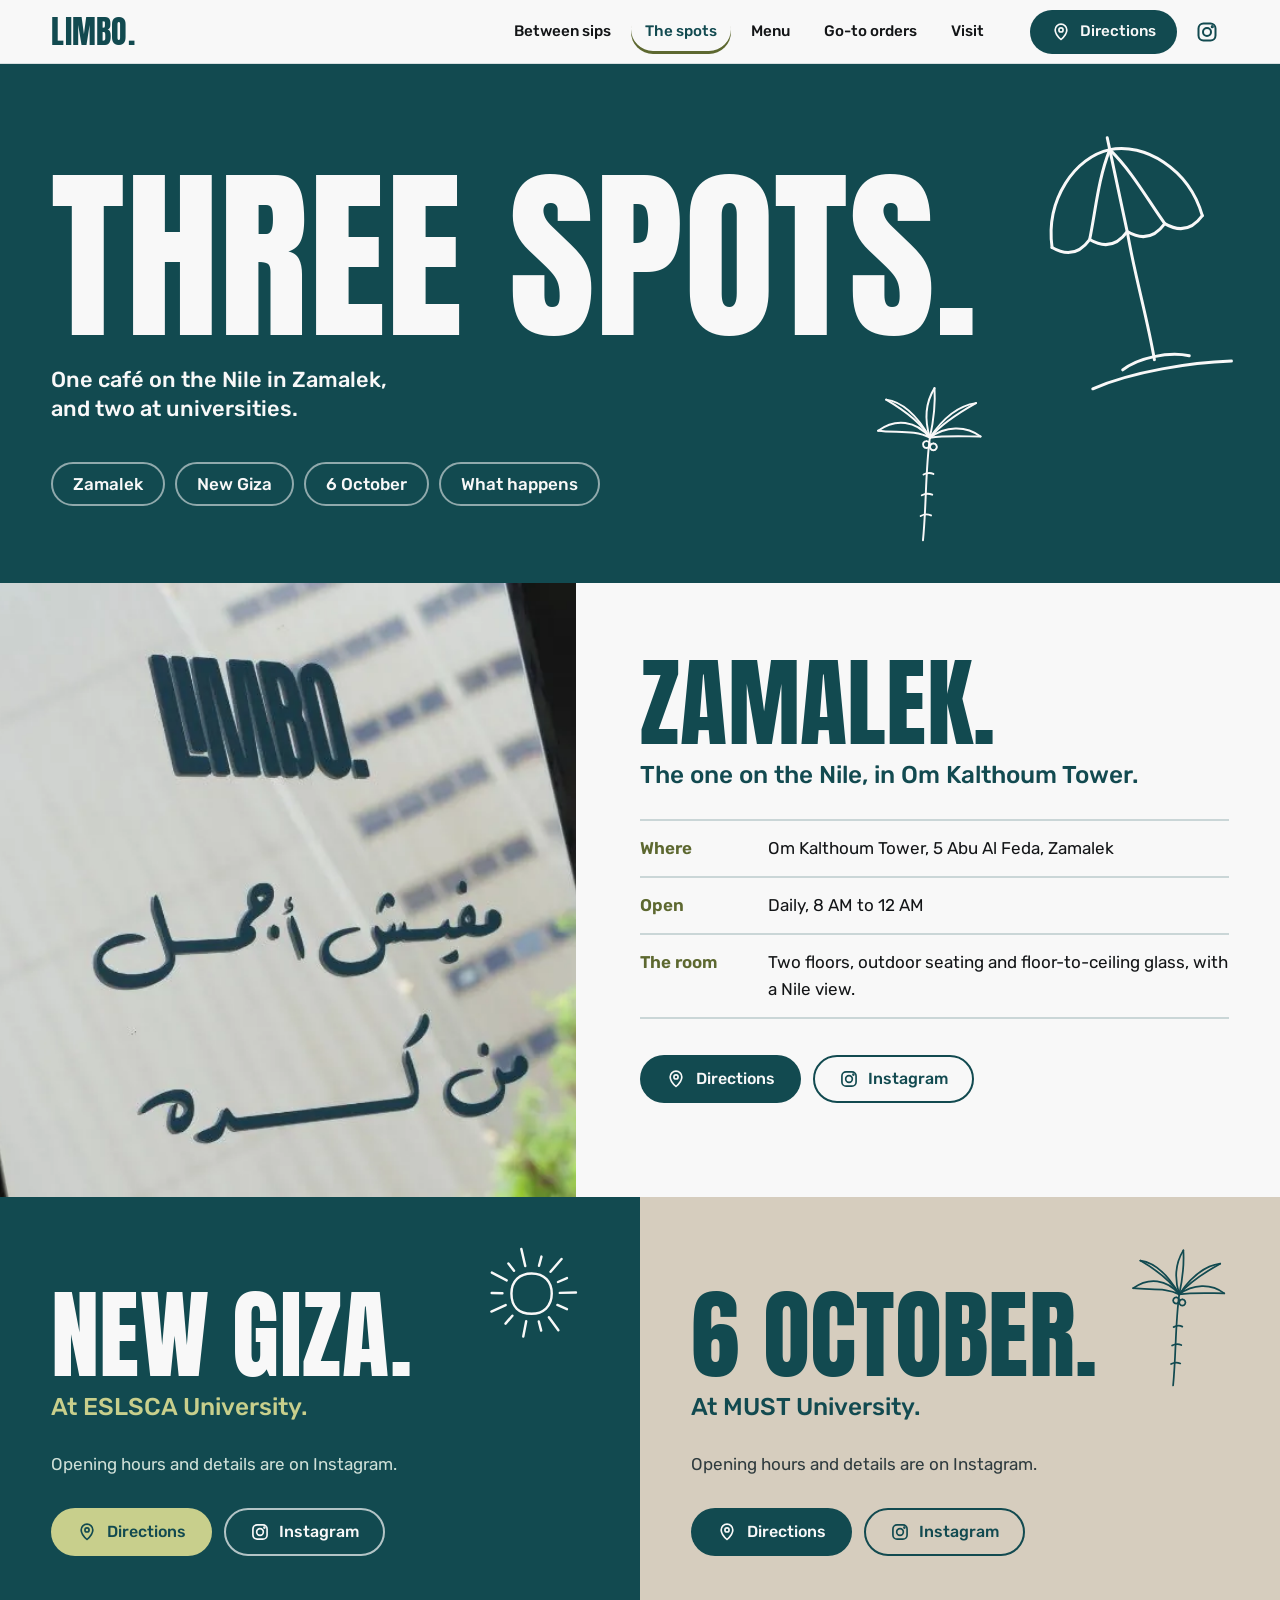
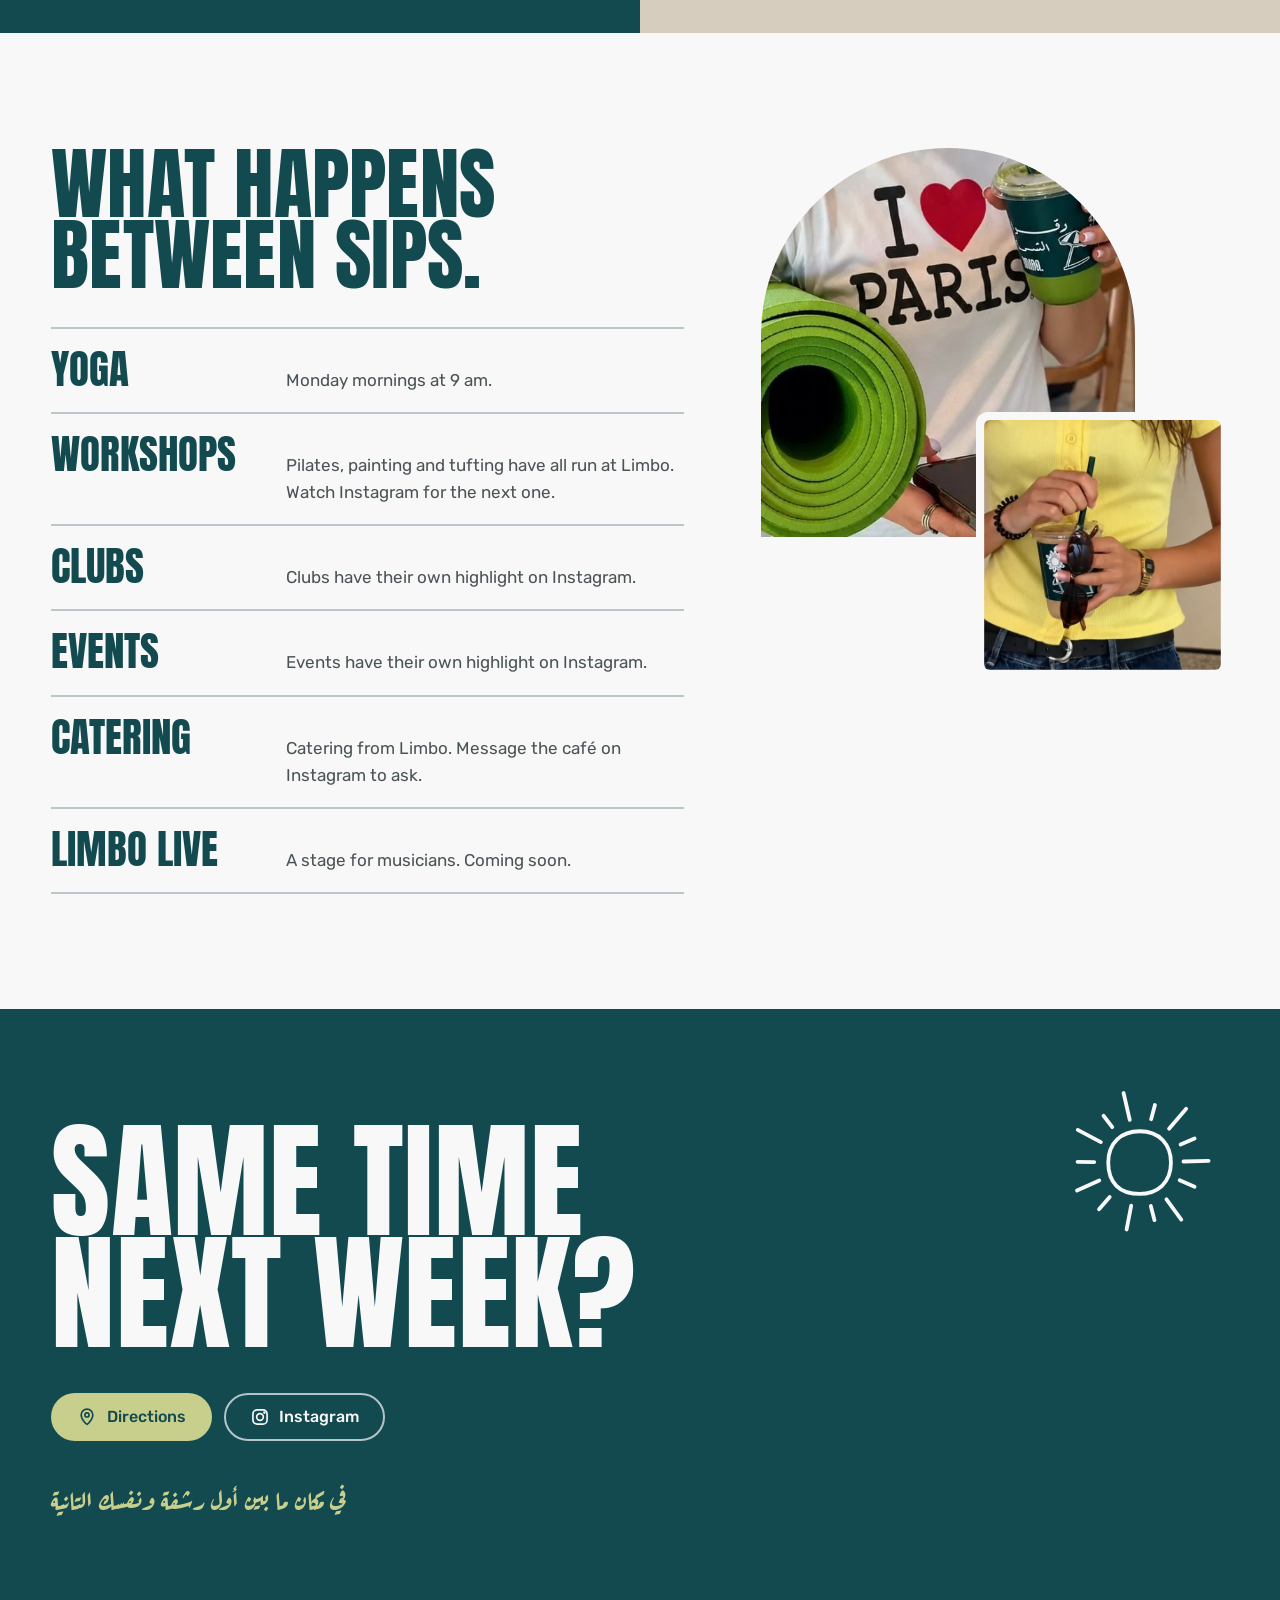
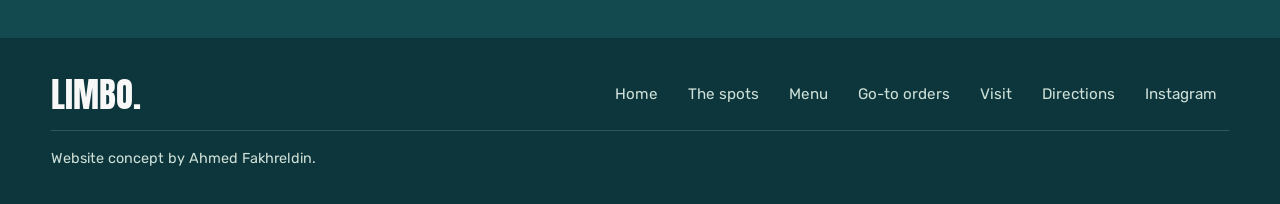
<file: spots.html>
<!doctype html>
<html lang="en">
<head>
<meta charset="utf-8">
<meta name="viewport" content="width=device-width, initial-scale=1">
<title>The spots | Limbo in Zamalek, New Giza and 6 October</title>
<meta name="description" content="Limbo has three spots: the Nile-view café in Om Kalthoum Tower, Zamalek, plus ESLSCA University in New Giza and MUST University in 6 October. Yoga, workshops, clubs, events and catering.">
<meta name="theme-color" content="#124a50">
<link rel="canonical" href="https://ahmedfakhr1.github.io/limbo-preview/spots.html">
<meta property="og:type" content="website">
<meta property="og:site_name" content="Limbo">
<meta property="og:title" content="The spots | Limbo in Zamalek, New Giza and 6 October">
<meta property="og:description" content="Limbo has three spots: the Nile-view café in Om Kalthoum Tower, Zamalek, plus ESLSCA University in New Giza and MUST University in 6 October. Yoga, workshops, clubs, events and catering.">
<meta property="og:url" content="https://ahmedfakhr1.github.io/limbo-preview/spots.html">
<meta property="og:image" content="https://ahmedfakhr1.github.io/limbo-preview/img/og.jpg">
<meta property="og:image:width" content="1200">
<meta property="og:image:height" content="630">
<meta property="og:image:alt" content="LIMBO. wordmark in white on teal beside two teal iced drinks held in hand">
<meta name="twitter:card" content="summary_large_image">
<meta name="twitter:title" content="The spots | Limbo in Zamalek, New Giza and 6 October">
<meta name="twitter:description" content="Limbo has three spots: the Nile-view café in Om Kalthoum Tower, Zamalek, plus ESLSCA University in New Giza and MUST University in 6 October. Yoga, workshops, clubs, events and catering.">
<meta name="twitter:image" content="https://ahmedfakhr1.github.io/limbo-preview/img/og.jpg">
<link rel="icon" type="image/png" sizes="32x32" href="img/icon-32.png">
<link rel="icon" type="image/png" sizes="48x48" href="img/icon-48.png">
<link rel="apple-touch-icon" href="img/icon-180.png">
<link rel="preload" href="fonts/a6f395c16349.woff2" as="font" type="font/woff2" crossorigin>
<link rel="preload" href="fonts/f673d854646d.woff2" as="font" type="font/woff2" crossorigin>
<link rel="stylesheet" href="fonts.css">
<link rel="stylesheet" href="site.css?v=2">
<script>document.documentElement.classList.add('js')</script>
<script type="application/ld+json">{"@context": "https://schema.org", "@graph": [{"@context": "https://schema.org", "@type": "CafeOrCoffeeShop", "name": "Limbo", "description": "Somewhere between your first sip and your second self.", "slogan": "Somewhere between your first sip and your second self.", "url": "https://ahmedfakhr1.github.io/limbo-preview/spots.html", "image": "https://ahmedfakhr1.github.io/limbo-preview/img/og.jpg", "sameAs": ["https://www.instagram.com/limbo.cairo/"], "hasMap": "https://www.google.com/maps/search/?api=1&query=Limbo+Om+Kalthoum+Tower+5+Abu+Al+Feda+Zamalek+Cairo", "address": {"@type": "PostalAddress", "streetAddress": "Om Kalthoum Tower, 5 Abu Al Feda", "addressLocality": "Zamalek", "addressRegion": "Cairo", "addressCountry": "EG"}, "openingHoursSpecification": {"@type": "OpeningHoursSpecification", "dayOfWeek": ["Monday", "Tuesday", "Wednesday", "Thursday", "Friday", "Saturday", "Sunday"], "opens": "08:00", "closes": "00:00"}, "@id": "https://ahmedfakhr1.github.io/limbo-preview/spots.html#zamalek"}, {"@type": "CafeOrCoffeeShop", "@id": "https://ahmedfakhr1.github.io/limbo-preview/spots.html#new-giza", "name": "Limbo at ESLSCA University", "url": "https://ahmedfakhr1.github.io/limbo-preview/spots.html", "sameAs": ["https://www.instagram.com/limbo.cairo/"], "hasMap": "https://www.google.com/maps/search/?api=1&query=Limbo+ESLSCA+University+New+Giza", "address": {"@type": "PostalAddress", "streetAddress": "ESLSCA University", "addressLocality": "New Giza", "addressCountry": "EG"}}, {"@type": "CafeOrCoffeeShop", "@id": "https://ahmedfakhr1.github.io/limbo-preview/spots.html#6-october", "name": "Limbo at MUST University", "url": "https://ahmedfakhr1.github.io/limbo-preview/spots.html", "sameAs": ["https://www.instagram.com/limbo.cairo/"], "hasMap": "https://www.google.com/maps/search/?api=1&query=Limbo+MUST+University+6th+of+October+City", "address": {"@type": "PostalAddress", "streetAddress": "MUST University", "addressLocality": "6th of October City", "addressCountry": "EG"}}]}</script>
</head>
<body class="p-spots">
<a class="skip" href="#main">Skip to content</a>
<header class="hdr"><div class="in">
  <a class="brand" href="index.html" aria-label="Limbo, home">LIMBO.</a>
  <nav class="nav" aria-label="Main"><a href="index.html#between">Between sips</a><a href="spots.html" aria-current="page">The spots</a><a href="menu.html">Menu</a><a href="index.html#bar">Go-to orders</a><a href="index.html#visit">Visit</a></nav>
  <div class="acts">
    <a class="btn btn-teal btn-sm hdir" href="https://www.google.com/maps/search/?api=1&query=Limbo+Om+Kalthoum+Tower+5+Abu+Al+Feda+Zamalek+Cairo" target="_blank" rel="noopener"><svg class="i" viewBox="0 0 24 24" fill="none" stroke="currentColor" stroke-width="2" stroke-linecap="round" stroke-linejoin="round" aria-hidden="true" focusable="false"><path d="M12 21s-7-6.2-7-11.5a7 7 0 0 1 14 0C19 14.8 12 21 12 21z"/><circle cx="12" cy="9.5" r="2.5"/></svg><span>Directions</span></a>
    <a class="ib hig" href="https://www.instagram.com/limbo.cairo/" target="_blank" rel="noopener" aria-label="Limbo on Instagram"><svg class="i" viewBox="0 0 24 24" fill="none" stroke="currentColor" stroke-width="2" stroke-linecap="round" stroke-linejoin="round" aria-hidden="true" focusable="false"><rect x="3.5" y="3.5" width="17" height="17" rx="5"/><circle cx="12" cy="12" r="4"/><circle cx="17.3" cy="6.7" r=".6" fill="currentColor"/></svg></a>
    <button class="ib burger" type="button" aria-expanded="false" aria-controls="mnav" aria-label="Open menu"><span class="o"><svg class="i" viewBox="0 0 24 24" fill="none" stroke="currentColor" stroke-width="2" stroke-linecap="round" stroke-linejoin="round" aria-hidden="true" focusable="false"><path d="M4 8h16M4 16h16"/></svg></span><span class="x"><svg class="i" viewBox="0 0 24 24" fill="none" stroke="currentColor" stroke-width="2" stroke-linecap="round" stroke-linejoin="round" aria-hidden="true" focusable="false"><path d="M6 6l12 12M18 6L6 18"/></svg></span></button>
  </div>
</div></header>
<nav id="mnav" aria-label="Mobile">
  <a href="index.html">Home</a>
  <a href="spots.html">The spots</a>
  <a href="menu.html">Menu</a>
  <a href="index.html#between">Between sips</a>
  <a href="index.html#bar">Go-to orders</a>
  <a href="index.html#visit">Visit</a>
  <div class="mnav-s">
    <a href="https://www.google.com/maps/search/?api=1&query=Limbo+Om+Kalthoum+Tower+5+Abu+Al+Feda+Zamalek+Cairo" target="_blank" rel="noopener"><svg class="i" viewBox="0 0 24 24" fill="none" stroke="currentColor" stroke-width="2" stroke-linecap="round" stroke-linejoin="round" aria-hidden="true" focusable="false"><path d="M12 21s-7-6.2-7-11.5a7 7 0 0 1 14 0C19 14.8 12 21 12 21z"/><circle cx="12" cy="9.5" r="2.5"/></svg><span>Directions to Zamalek</span></a>
    <a href="https://www.instagram.com/limbo.cairo/" target="_blank" rel="noopener"><svg class="i" viewBox="0 0 24 24" fill="none" stroke="currentColor" stroke-width="2" stroke-linecap="round" stroke-linejoin="round" aria-hidden="true" focusable="false"><rect x="3.5" y="3.5" width="17" height="17" rx="5"/><circle cx="12" cy="12" r="4"/><circle cx="17.3" cy="6.7" r=".6" fill="currentColor"/></svg><span>Instagram @limbo.cairo</span></a>
  </div>
  <p class="mnav-ar" lang="ar" dir="rtl">في مكان ما بين أول رشفة ونفسك التانية</p>
</nav>
<main id="main">

<section class="phero on-dark" aria-labelledby="phero-h">
  <svg class="art umbrella a-p-umb" viewBox="0 0 220 300" aria-hidden="true" focusable="false"><g transform="rotate(-12 110 150)"><path pathLength="1" d="M22 118 C 26 62 70 22 110 22 C 150 22 194 62 198 118" style="--d:0.30s"/><path pathLength="1" d="M198 118 Q 176 138 154 118 Q 132 138 110 118 Q 88 138 66 118 Q 44 138 22 118" style="--d:0.46s"/><path pathLength="1" d="M110 22 L110 118" style="--d:0.62s"/><path pathLength="1" d="M110 22 C 90 52 80 86 66 118" style="--d:0.78s"/><path pathLength="1" d="M110 22 C 130 52 140 86 154 118" style="--d:0.94s"/><path pathLength="1" d="M110 22 L110 8" style="--d:1.10s"/><path pathLength="1" d="M110 120 C 108 170 112 220 110 268" style="--d:1.26s"/><path pathLength="1" d="M72 272 C 92 262 128 262 150 272" style="--d:1.42s"/><path pathLength="1" d="M34 286 C 84 276 150 280 196 288" style="--d:1.58s"/></g></svg>
  <svg class="art palm a-p-palm" viewBox="0 0 200 300" aria-hidden="true" focusable="false"><path pathLength="1" d="M92 292 C 98 232 96 172 104 114" style="--d:0.90s"/><path pathLength="1" d="M104 114 C 80 84 44 80 14 102" style="--d:1.00s"/><path pathLength="1" d="M104 114 C 78 100 46 106 14 102" style="--d:1.10s"/><path pathLength="1" d="M104 114 C 82 76 58 52 28 48" style="--d:1.20s"/><path pathLength="1" d="M104 114 C 90 90 62 68 28 48" style="--d:1.30s"/><path pathLength="1" d="M104 114 C 94 82 96 54 112 28" style="--d:1.40s"/><path pathLength="1" d="M104 114 C 110 86 114 58 112 28" style="--d:1.50s"/><path pathLength="1" d="M104 114 C 128 78 156 58 184 54" style="--d:1.60s"/><path pathLength="1" d="M104 114 C 122 92 152 72 184 54" style="--d:1.70s"/><path pathLength="1" d="M104 114 C 130 94 166 92 192 112" style="--d:1.80s"/><path pathLength="1" d="M104 114 C 132 110 166 112 192 112" style="--d:1.90s"/><path pathLength="1" d="M98 120 a6 6 0 1 0 0.1 0" style="--d:2.00s"/><path pathLength="1" d="M110 124 a6 6 0 1 0 0.1 0" style="--d:2.10s"/><path pathLength="1" d="M88 250 q9 -5 18 -1" style="--d:2.20s"/><path pathLength="1" d="M90 214 q9 -5 18 -1" style="--d:2.30s"/><path pathLength="1" d="M93 178 q9 -5 17 -1" style="--d:2.40s"/></svg>
  <div class="in">
    <h1 id="phero-h" class="wm">THREE SPOTS.</h1>
    <p class="tag">One café on the Nile in Zamalek, and two at universities.</p>
    <nav class="chips" aria-label="Jump to">
      <a href="#zamalek">Zamalek</a><a href="#new-giza">New Giza</a><a href="#6-october">6 October</a><a href="#happenings">What happens</a>
    </nav>
  </div>
</section>

<section class="spot spot-z" id="zamalek" aria-labelledby="z-h">
  <figure class="spot-photo" data-reveal><img src="img/window-decal.webp" alt="The LIMBO. wordmark and a line of Arabic lettering on a glass panel that reflects a tall building" width="560" height="548" loading="lazy" decoding="async" sizes="(min-width: 900px) 46vw, 100vw"></figure>
  <div class="spot-body">
    <h2 id="z-h" data-reveal>Zamalek.</h2>
    <p class="lead" data-reveal>The one on the Nile, in Om Kalthoum Tower.</p>
    <dl class="facts" data-reveal>
      <div><dt>Where</dt><dd>Om Kalthoum Tower, 5 Abu Al Feda, Zamalek</dd></div>
      <div><dt>Open</dt><dd>Daily, 8 AM to 12 AM</dd></div>
      <div><dt>The room</dt><dd>Two floors, outdoor seating and floor-to-ceiling glass, with a Nile view.</dd></div>
    </dl>
    <div class="spot-cta" data-reveal>
      <a class="btn btn-teal" href="https://www.google.com/maps/search/?api=1&query=Limbo+Om+Kalthoum+Tower+5+Abu+Al+Feda+Zamalek+Cairo" target="_blank" rel="noopener"><svg class="i" viewBox="0 0 24 24" fill="none" stroke="currentColor" stroke-width="2" stroke-linecap="round" stroke-linejoin="round" aria-hidden="true" focusable="false"><path d="M12 21s-7-6.2-7-11.5a7 7 0 0 1 14 0C19 14.8 12 21 12 21z"/><circle cx="12" cy="9.5" r="2.5"/></svg><span>Directions</span></a>
      <a class="btn btn-ghost-dark" href="https://www.instagram.com/limbo.cairo/" target="_blank" rel="noopener"><svg class="i" viewBox="0 0 24 24" fill="none" stroke="currentColor" stroke-width="2" stroke-linecap="round" stroke-linejoin="round" aria-hidden="true" focusable="false"><rect x="3.5" y="3.5" width="17" height="17" rx="5"/><circle cx="12" cy="12" r="4"/><circle cx="17.3" cy="6.7" r=".6" fill="currentColor"/></svg><span>Instagram</span></a>
    </div>
  </div>
</section>

<div class="duo">
  <section class="spot spot-n on-dark" id="new-giza" aria-labelledby="n-h">
    <svg class="art sun a-n-sun" data-draw viewBox="0 0 160 160" aria-hidden="true" focusable="false"><path pathLength="1" d="M52 80 C 52 62 64 52 80 52 C 98 52 108 64 108 80 C 108 98 96 108 80 108 C 62 108 52 98 52 80 Z" style="--d:0.00s"/><path pathLength="1" d="M119.2 79.0 L141.6 78.4" style="--d:0.35s"/><path pathLength="1" d="M115.8 95.8 L129.1 101.6" style="--d:0.40s"/><path pathLength="1" d="M104.0 112.8 L117.2 130.9" style="--d:0.45s"/><path pathLength="1" d="M90.0 118.8 L93.3 131.4" style="--d:0.50s"/><path pathLength="1" d="M72.5 118.5 L68.4 139.7" style="--d:0.55s"/><path pathLength="1" d="M53.3 110.7 L43.8 121.7" style="--d:0.60s"/><path pathLength="1" d="M44.0 96.0 L24.1 104.9" style="--d:0.65s"/><path pathLength="1" d="M39.5 79.5 L24.6 79.3" style="--d:0.70s"/><path pathLength="1" d="M45.4 61.7 L24.8 50.8" style="--d:0.75s"/><path pathLength="1" d="M55.6 48.3 L47.8 38.2" style="--d:0.80s"/><path pathLength="1" d="M71.2 41.8 L65.7 17.9" style="--d:0.85s"/><path pathLength="1" d="M90.3 41.3 L93.7 28.6" style="--d:0.90s"/><path pathLength="1" d="M106.3 49.7 L121.6 32.0" style="--d:0.95s"/><path pathLength="1" d="M116.6 63.9 L129.1 58.4" style="--d:1.00s"/></svg>
    <div class="spot-body">
      <h2 id="n-h" data-reveal>New Giza.</h2>
      <p class="lead" data-reveal>At ESLSCA University.</p>
      <p data-reveal>Opening hours and details are on Instagram.</p>
      <div class="spot-cta" data-reveal>
        <a class="btn btn-matcha" href="https://www.google.com/maps/search/?api=1&query=Limbo+ESLSCA+University+New+Giza" target="_blank" rel="noopener"><svg class="i" viewBox="0 0 24 24" fill="none" stroke="currentColor" stroke-width="2" stroke-linecap="round" stroke-linejoin="round" aria-hidden="true" focusable="false"><path d="M12 21s-7-6.2-7-11.5a7 7 0 0 1 14 0C19 14.8 12 21 12 21z"/><circle cx="12" cy="9.5" r="2.5"/></svg><span>Directions</span></a>
        <a class="btn btn-ghost" href="https://www.instagram.com/limbo.cairo/" target="_blank" rel="noopener"><svg class="i" viewBox="0 0 24 24" fill="none" stroke="currentColor" stroke-width="2" stroke-linecap="round" stroke-linejoin="round" aria-hidden="true" focusable="false"><rect x="3.5" y="3.5" width="17" height="17" rx="5"/><circle cx="12" cy="12" r="4"/><circle cx="17.3" cy="6.7" r=".6" fill="currentColor"/></svg><span>Instagram</span></a>
      </div>
    </div>
  </section>
  <section class="spot spot-m" id="6-october" aria-labelledby="m-h">
    <svg class="art palm a-m-palm on-light" data-draw viewBox="0 0 200 300" aria-hidden="true" focusable="false"><path pathLength="1" d="M92 292 C 98 232 96 172 104 114" style="--d:0.00s"/><path pathLength="1" d="M104 114 C 80 84 44 80 14 102" style="--d:0.10s"/><path pathLength="1" d="M104 114 C 78 100 46 106 14 102" style="--d:0.20s"/><path pathLength="1" d="M104 114 C 82 76 58 52 28 48" style="--d:0.30s"/><path pathLength="1" d="M104 114 C 90 90 62 68 28 48" style="--d:0.40s"/><path pathLength="1" d="M104 114 C 94 82 96 54 112 28" style="--d:0.50s"/><path pathLength="1" d="M104 114 C 110 86 114 58 112 28" style="--d:0.60s"/><path pathLength="1" d="M104 114 C 128 78 156 58 184 54" style="--d:0.70s"/><path pathLength="1" d="M104 114 C 122 92 152 72 184 54" style="--d:0.80s"/><path pathLength="1" d="M104 114 C 130 94 166 92 192 112" style="--d:0.90s"/><path pathLength="1" d="M104 114 C 132 110 166 112 192 112" style="--d:1.00s"/><path pathLength="1" d="M98 120 a6 6 0 1 0 0.1 0" style="--d:1.10s"/><path pathLength="1" d="M110 124 a6 6 0 1 0 0.1 0" style="--d:1.20s"/><path pathLength="1" d="M88 250 q9 -5 18 -1" style="--d:1.30s"/><path pathLength="1" d="M90 214 q9 -5 18 -1" style="--d:1.40s"/><path pathLength="1" d="M93 178 q9 -5 17 -1" style="--d:1.50s"/></svg>
    <div class="spot-body">
      <h2 id="m-h" data-reveal>6 October.</h2>
      <p class="lead" data-reveal>At MUST University.</p>
      <p data-reveal>Opening hours and details are on Instagram.</p>
      <div class="spot-cta" data-reveal>
        <a class="btn btn-teal" href="https://www.google.com/maps/search/?api=1&query=Limbo+MUST+University+6th+of+October+City" target="_blank" rel="noopener"><svg class="i" viewBox="0 0 24 24" fill="none" stroke="currentColor" stroke-width="2" stroke-linecap="round" stroke-linejoin="round" aria-hidden="true" focusable="false"><path d="M12 21s-7-6.2-7-11.5a7 7 0 0 1 14 0C19 14.8 12 21 12 21z"/><circle cx="12" cy="9.5" r="2.5"/></svg><span>Directions</span></a>
        <a class="btn btn-ghost-dark" href="https://www.instagram.com/limbo.cairo/" target="_blank" rel="noopener"><svg class="i" viewBox="0 0 24 24" fill="none" stroke="currentColor" stroke-width="2" stroke-linecap="round" stroke-linejoin="round" aria-hidden="true" focusable="false"><rect x="3.5" y="3.5" width="17" height="17" rx="5"/><circle cx="12" cy="12" r="4"/><circle cx="17.3" cy="6.7" r=".6" fill="currentColor"/></svg><span>Instagram</span></a>
      </div>
    </div>
  </section>
</div>

<section class="happenings" id="happenings" aria-labelledby="hap-h">
  <div class="in">
    <div class="hap-text">
      <h2 id="hap-h" data-reveal>What happens between sips.</h2>
      <ul class="hlist"><li data-reveal><span class="hn">Yoga</span><span class="hd">Monday mornings at 9 am.</span></li><li data-reveal><span class="hn">Workshops</span><span class="hd">Pilates, painting and tufting have all run at Limbo. Watch Instagram for the next one.</span></li><li data-reveal><span class="hn">Clubs</span><span class="hd">Clubs have their own highlight on Instagram.</span></li><li data-reveal><span class="hn">Events</span><span class="hd">Events have their own highlight on Instagram.</span></li><li data-reveal><span class="hn">Catering</span><span class="hd">Catering from Limbo. Message the café on Instagram to ask.</span></li><li data-reveal><span class="hn">Limbo Live</span><span class="hd">A stage for musicians. Coming soon.</span></li></ul>
    </div>
    <div class="hap-photos">
      <figure class="hp-a" data-reveal><img src="img/yoga-mat.webp" alt="A rolled green yoga mat under one arm and an iced matcha in a teal Limbo cup in the other hand" width="534" height="556" loading="lazy" decoding="async" sizes="(min-width: 900px) 30vw, 70vw"></figure>
      <figure class="hp-b" data-reveal><img src="img/sun-cup.webp" alt="A hand holding an iced coffee in a teal Limbo cup with a white sun drawing, sunglasses hooked on the cup" width="534" height="564" loading="lazy" decoding="async" sizes="(min-width: 900px) 24vw, 60vw"></figure>
    </div>
  </div>
</section>

<section class="closer on-dark" aria-labelledby="close-h">
  <svg class="art sun a-c-sun" data-draw viewBox="0 0 160 160" aria-hidden="true" focusable="false"><path pathLength="1" d="M52 80 C 52 62 64 52 80 52 C 98 52 108 64 108 80 C 108 98 96 108 80 108 C 62 108 52 98 52 80 Z" style="--d:0.00s"/><path pathLength="1" d="M119.2 79.0 L141.6 78.4" style="--d:0.35s"/><path pathLength="1" d="M115.8 95.8 L129.1 101.6" style="--d:0.40s"/><path pathLength="1" d="M104.0 112.8 L117.2 130.9" style="--d:0.45s"/><path pathLength="1" d="M90.0 118.8 L93.3 131.4" style="--d:0.50s"/><path pathLength="1" d="M72.5 118.5 L68.4 139.7" style="--d:0.55s"/><path pathLength="1" d="M53.3 110.7 L43.8 121.7" style="--d:0.60s"/><path pathLength="1" d="M44.0 96.0 L24.1 104.9" style="--d:0.65s"/><path pathLength="1" d="M39.5 79.5 L24.6 79.3" style="--d:0.70s"/><path pathLength="1" d="M45.4 61.7 L24.8 50.8" style="--d:0.75s"/><path pathLength="1" d="M55.6 48.3 L47.8 38.2" style="--d:0.80s"/><path pathLength="1" d="M71.2 41.8 L65.7 17.9" style="--d:0.85s"/><path pathLength="1" d="M90.3 41.3 L93.7 28.6" style="--d:0.90s"/><path pathLength="1" d="M106.3 49.7 L121.6 32.0" style="--d:0.95s"/><path pathLength="1" d="M116.6 63.9 L129.1 58.4" style="--d:1.00s"/></svg>
  <div class="in">
    <h2 id="close-h" data-reveal>Same time<br>next week?</h2>
    <div class="visit-cta" data-reveal>
      <a class="btn btn-matcha" href="https://www.google.com/maps/search/?api=1&query=Limbo+Om+Kalthoum+Tower+5+Abu+Al+Feda+Zamalek+Cairo" target="_blank" rel="noopener"><svg class="i" viewBox="0 0 24 24" fill="none" stroke="currentColor" stroke-width="2" stroke-linecap="round" stroke-linejoin="round" aria-hidden="true" focusable="false"><path d="M12 21s-7-6.2-7-11.5a7 7 0 0 1 14 0C19 14.8 12 21 12 21z"/><circle cx="12" cy="9.5" r="2.5"/></svg><span>Directions</span></a>
      <a class="btn btn-ghost" href="https://www.instagram.com/limbo.cairo/" target="_blank" rel="noopener"><svg class="i" viewBox="0 0 24 24" fill="none" stroke="currentColor" stroke-width="2" stroke-linecap="round" stroke-linejoin="round" aria-hidden="true" focusable="false"><rect x="3.5" y="3.5" width="17" height="17" rx="5"/><circle cx="12" cy="12" r="4"/><circle cx="17.3" cy="6.7" r=".6" fill="currentColor"/></svg><span>Instagram</span></a>
    </div>
    <p class="ar" lang="ar" dir="rtl" data-reveal>في مكان ما بين أول رشفة ونفسك التانية</p>
  </div>
</section>

</main>
<footer class="ftr on-dark"><div class="in">
  <a class="fbrand" href="index.html" aria-label="Limbo, home">LIMBO.</a>
  <nav class="fnav" aria-label="Footer">
    <a href="index.html">Home</a><a href="spots.html">The spots</a><a href="menu.html">Menu</a><a href="index.html#bar">Go-to orders</a><a href="index.html#visit">Visit</a>
    <a href="https://www.google.com/maps/search/?api=1&query=Limbo+Om+Kalthoum+Tower+5+Abu+Al+Feda+Zamalek+Cairo" target="_blank" rel="noopener">Directions</a><a href="https://www.instagram.com/limbo.cairo/" target="_blank" rel="noopener">Instagram</a>
  </nav>
  <p class="fsmall">Website concept by Ahmed Fakhreldin.</p>
</div></footer>
<div class="mbar" role="region" aria-label="Quick actions">
  <a class="btn btn-teal" href="https://www.google.com/maps/search/?api=1&query=Limbo+Om+Kalthoum+Tower+5+Abu+Al+Feda+Zamalek+Cairo" target="_blank" rel="noopener"><svg class="i" viewBox="0 0 24 24" fill="none" stroke="currentColor" stroke-width="2" stroke-linecap="round" stroke-linejoin="round" aria-hidden="true" focusable="false"><path d="M12 21s-7-6.2-7-11.5a7 7 0 0 1 14 0C19 14.8 12 21 12 21z"/><circle cx="12" cy="9.5" r="2.5"/></svg><span>Directions</span></a>
  <a class="btn btn-kraft" href="https://www.instagram.com/limbo.cairo/" target="_blank" rel="noopener"><svg class="i" viewBox="0 0 24 24" fill="none" stroke="currentColor" stroke-width="2" stroke-linecap="round" stroke-linejoin="round" aria-hidden="true" focusable="false"><rect x="3.5" y="3.5" width="17" height="17" rx="5"/><circle cx="12" cy="12" r="4"/><circle cx="17.3" cy="6.7" r=".6" fill="currentColor"/></svg><span>Instagram</span></a>
</div>
<script src="app.js?v=2"></script>
</body>
</html>
</file>
<file: fonts.css>
/* latin */ @font-face { font-family: 'Anton'; font-style: normal; font-weight: 400; font-display: swap; src: url(fonts/a6f395c16349.woff2) format('woff2'); unicode-range: U+0000-00FF, U+0131, U+0152-0153, U+02BB-02BC, U+02C6, U+02DA, U+02DC, U+0304, U+0308, U+0329, U+2000-206F, U+20AC, U+2122, U+2191, U+2193, U+2212, U+2215, U+FEFF, U+FFFD; }
/* latin */ @font-face { font-family: 'Rubik'; font-style: normal; font-weight: 400 700; font-display: swap; src: url(fonts/f673d854646d.woff2) format('woff2'); unicode-range: U+0000-00FF, U+0131, U+0152-0153, U+02BB-02BC, U+02C6, U+02DA, U+02DC, U+0304, U+0308, U+0329, U+2000-206F, U+20AC, U+2122, U+2191, U+2193, U+2212, U+2215, U+FEFF, U+FFFD; }
/* arabic */ @font-face { font-family: 'Aref Ruqaa'; font-style: normal; font-weight: 700; font-display: swap; src: url(fonts/0dd1a6b4b131.woff2) format('woff2'); unicode-range: U+0600-06FF, U+0750-077F, U+0870-0891, U+0897-08E1, U+08E3-08FF, U+200C-200E, U+2010-2011, U+204F, U+2E41, U+FB50-FDFF, U+FE70-FE74, U+FE76-FEFC, U+102E0-102FB, U+10E60-10E7E, U+10EC2-10EC7, U+10EC9-10EEE, U+10EF0-10EFF, U+1EE00-1EE03, U+1EE05-1EE1F, U+1EE21-1EE22, U+1EE24, U+1EE27, U+1EE29-1EE32, U+1EE34-1EE37, U+1EE39, U+1EE3B, U+1EE42, U+1EE47, U+1EE49, U+1EE4B, U+1EE4D-1EE4F, U+1EE51-1EE52, U+1EE54, U+1EE57, U+1EE59, U+1EE5B, U+1EE5D, U+1EE5F, U+1EE61-1EE62, U+1EE64, U+1EE67-1EE6A, U+1EE6C-1EE72, U+1EE74-1EE77, U+1EE79-1EE7C, U+1EE7E, U+1EE80-1EE89, U+1EE8B-1EE9B, U+1EEA1-1EEA3, U+1EEA5-1EEA9, U+1EEAB-1EEBB, U+1EEF0-1EEF1; }
</file>
<file: site.css>
:root{
  --teal:#124a50;--teal-deep:#0c363b;--paper:#f8f8f8;--kraft:#d6cdbe;--kraft-lt:#ebe6dc;
  --matcha:#c8cf8c;--matcha-ink:#5d6830;--ink:#131517;--muted:#4a5457;--soft:#cfe0d8;
  --hdr:64px;--gut:clamp(20px,4vw,56px);--maxw:1320px;
  --display:'Anton','Impact','Arial Narrow',sans-serif;
  --body:'Rubik',system-ui,-apple-system,'Segoe UI',sans-serif;
  --arabic:'Aref Ruqaa','Noto Naskh Arabic',serif;
}
*,*::before,*::after{box-sizing:border-box}
html{scroll-behavior:smooth;-webkit-text-size-adjust:100%;overflow-x:clip}
body{margin:0;background:var(--paper);color:var(--ink);font:400 1.0625rem/1.6 var(--body);overflow-x:clip;-webkit-font-smoothing:antialiased}
img{max-width:100%;height:auto}
[id]{scroll-margin-top:calc(var(--hdr) + 12px)}
h1,h2,h3,p,ul,dl,dd,figure{margin:0}
ul{padding:0;list-style:none}
a{color:inherit}
:focus-visible{outline:3px solid var(--teal);outline-offset:3px;border-radius:4px}
.on-dark :focus-visible,.hero-teal :focus-visible,#mnav :focus-visible,.ftr :focus-visible{outline-color:var(--matcha)}
.skip{position:absolute;left:12px;top:-80px;z-index:100;background:var(--teal);color:#fff;padding:12px 18px;border-radius:10px;text-decoration:none;font-weight:500}
.skip:focus{top:12px}
.in{width:100%;max-width:calc(var(--maxw) + 2 * var(--gut));margin-inline:auto;padding-inline:var(--gut)}

/* ---------- header */
.hdr{position:sticky;top:0;z-index:50;height:var(--hdr);background:rgba(248,248,248,.94);-webkit-backdrop-filter:blur(10px);backdrop-filter:blur(10px);border-bottom:1px solid rgba(18,74,80,.14)}
.hdr .in{height:100%;display:flex;align-items:center;gap:20px}
.brand{font:400 2rem/1 var(--display);color:var(--teal);text-decoration:none;letter-spacing:.01em;display:inline-flex;align-items:center;min-height:44px}
.nav{display:flex;gap:6px;margin-left:auto}
.nav a{display:inline-flex;align-items:center;min-height:44px;padding:0 14px;border-radius:999px;font-weight:500;font-size:.95rem;text-decoration:none;color:var(--ink);transition:background .2s,color .2s}
.nav a:hover{background:var(--kraft-lt)}
.nav a[aria-current="page"]{color:var(--teal);box-shadow:inset 0 -3px 0 var(--matcha-ink)}
.acts{display:flex;align-items:center;gap:8px;margin-left:12px}
.ib{width:44px;height:44px;display:grid;place-items:center;border:0;background:none;color:var(--teal);border-radius:50%;cursor:pointer;padding:0;text-decoration:none}
.ib:hover{background:var(--kraft-lt)}
.ib .i{width:24px;height:24px}
.burger{display:none}
.burger .x{display:none}
.burger[aria-expanded="true"] .o{display:none}
.burger[aria-expanded="true"] .x{display:grid}
.i{width:20px;height:20px;flex:none}

/* ---------- buttons */
.btn{display:inline-flex;align-items:center;justify-content:center;gap:.6rem;min-height:48px;padding:0 1.5rem;border-radius:999px;font:500 1rem/1 var(--body);text-decoration:none;border:2px solid transparent;cursor:pointer;transition:transform .2s,background .2s,color .2s,border-color .2s}
.btn:hover{transform:translateY(-2px)}
.btn-sm{min-height:44px;padding:0 1.15rem;font-size:.95rem}
.btn-teal{background:var(--teal);color:var(--paper)}
.btn-teal:hover{background:var(--teal-deep)}
.btn-matcha{background:var(--matcha);color:var(--teal)}
.btn-matcha:hover{background:#d9dfa8}
.btn-kraft{background:var(--kraft);color:var(--teal)}
.btn-ghost{border-color:rgba(248,248,248,.7);color:var(--paper)}
.btn-ghost:hover{background:var(--paper);color:var(--teal)}
.btn-ghost-dark{border-color:var(--teal);color:var(--teal)}
.btn-ghost-dark:hover{background:var(--teal);color:var(--paper)}

/* ---------- mobile drawer */
#mnav{position:fixed;inset:var(--hdr) 0 0 0;z-index:49;background:var(--teal);color:var(--paper);padding:20px var(--gut) 110px;display:flex;flex-direction:column;overflow:auto;visibility:hidden;opacity:0;transform:translateY(-12px);transition:opacity .25s,transform .25s,visibility 0s .25s}
#mnav.open{visibility:visible;opacity:1;transform:none;transition:opacity .25s,transform .25s}
#mnav>a{font:400 clamp(2.6rem,12vw,3.6rem)/1 var(--display);text-transform:uppercase;text-decoration:none;display:flex;align-items:center;min-height:62px;border-bottom:1px solid rgba(248,248,248,.18)}
.mnav-s{display:flex;flex-direction:column;gap:4px;margin-top:22px}
.mnav-s a{display:flex;align-items:center;gap:12px;min-height:48px;text-decoration:none;font-weight:500;color:var(--soft)}
.mnav-ar{margin-top:18px;font:700 1.5rem/1.8 var(--arabic);color:var(--matcha);text-align:left}
html.nav-open{overflow:hidden}

/* ---------- mobile action bar */
.mbar{position:fixed;left:0;right:0;bottom:0;z-index:48;display:none;gap:10px;padding:10px var(--gut) calc(10px + env(safe-area-inset-bottom));background:rgba(248,248,248,.96);-webkit-backdrop-filter:blur(8px);backdrop-filter:blur(8px);border-top:1px solid rgba(18,74,80,.16)}
.mbar .btn{flex:1;min-height:48px;padding:0 .8rem}

/* ---------- line art */
.art{display:block;fill:none;stroke:currentColor;stroke-width:3.4;stroke-linecap:round;stroke-linejoin:round;color:var(--paper);overflow:visible}
.art.on-light{color:var(--teal)}
.art path{stroke-dasharray:1;stroke-dashoffset:0}
.js .art path{stroke-dashoffset:1}
.js .hero .art path,.js .phero .art path,.js .art.is-in path{animation:draw 1.5s cubic-bezier(.55,0,.25,1) var(--d,0s) both}
@keyframes draw{from{stroke-dashoffset:1}to{stroke-dashoffset:0}}

/* ---------- shared type */
.wm{font-family:var(--display);font-weight:400;text-transform:uppercase;line-height:.84;letter-spacing:.003em}
.tag{font:500 clamp(1.15rem,1.7vw,1.6rem)/1.35 var(--body);text-wrap:balance}
.ar{font:700 clamp(1.4rem,2vw,1.9rem)/1.7 var(--arabic);color:var(--matcha);text-align:left}
h2{font:400 clamp(3rem,7.4vw,7.4rem)/.9 var(--display);text-transform:uppercase;letter-spacing:.003em;color:var(--teal)}
.on-dark h2{color:var(--paper)}

/* ---------- hero */
.hero{display:grid;grid-template-columns:minmax(0,1.14fr) minmax(0,.86fr);min-height:clamp(620px,calc(100svh - var(--hdr)),980px);background:var(--teal)}
.hero-teal{position:relative;z-index:2;display:flex;align-items:flex-end;color:var(--paper);padding:clamp(40px,6vh,72px) 0 clamp(44px,8vh,88px) max(var(--gut),calc((100vw - var(--maxw)) / 2))}
.hero-copy{position:relative;z-index:2;padding-right:var(--gut);width:100%}
.hero .wm{font-size:min(19vw,17.5rem);color:var(--paper)}
.hero .tag{margin-top:clamp(20px,3.4vh,34px);max-width:19em;text-wrap:balance}
.hero .ar{margin-top:.5rem}
.cta{display:flex;flex-wrap:wrap;gap:12px;margin-top:clamp(20px,3.6vh,36px)}
.a-hero-sun{position:absolute;top:clamp(30px,7vh,76px);left:max(var(--gut),calc((100vw - var(--maxw)) / 2));width:clamp(90px,10vw,160px)}
.a-hero-palm{position:absolute;top:clamp(20px,5vh,56px);right:clamp(150px,18vw,290px);width:clamp(96px,10.5vw,170px)}
.a-hero-umb{position:absolute;top:clamp(26px,6vh,64px);right:calc(-1 * clamp(34px,4.6vw,74px));width:clamp(140px,16vw,260px);z-index:3}
.hero-photo{position:relative;overflow:hidden;min-height:0;background:var(--teal-deep)}
.hero-photo img{position:absolute;inset:0;width:100%;height:100%;object-fit:cover;object-position:60% 40%}
.js .hero-photo img{animation:wipe 1.4s cubic-bezier(.7,0,.2,1) .1s both}
@keyframes wipe{from{clip-path:inset(0 0 0 100%);transform:scale(1.08)}to{clip-path:inset(0);transform:none}}

/* ---------- intro */
.intro{padding:clamp(72px,10vw,150px) 0}
.intro .in{display:grid;grid-template-columns:minmax(0,1.3fr) minmax(0,.7fr);gap:clamp(32px,6vw,100px);align-items:center}
.intro h2{font-size:clamp(2.4rem,5.4vw,5.3rem);line-height:.98;margin-bottom:clamp(20px,2.4vw,32px)}
.intro p{max-width:33em;color:var(--muted);font-size:1.15rem}
.intro-cta{margin-top:clamp(24px,3vw,36px)}
.intro-photo{position:relative;container-type:inline-size}
.intro-photo img{display:block;width:100%;border-radius:999px 999px 0 0}
.intro-photo figcaption{position:absolute;left:48%;top:51.5%;white-space:nowrap;color:#fff;font:400 max(15px,4cqw)/1.2 var(--body);text-shadow:0 1px 14px rgba(0,0,0,.4)}
.a-intro-sun{position:absolute;top:-34px;right:-26px;width:clamp(84px,9vw,128px)}

/* ---------- strip */
.strip{background:var(--teal);color:var(--paper);position:relative;--sh:min(56svh,420px)}
.strip .pin{display:flex;flex-direction:column;padding-block:clamp(36px,6vw,64px) clamp(36px,6vw,64px)}
.strip-head{display:flex;align-items:center;gap:18px;padding-inline:var(--gut);font:600 .95rem/1 var(--body);color:var(--soft)}
.sh-line{flex:1;height:4px;border-radius:4px;background:rgba(248,248,248,.2);position:relative;overflow:hidden}
.sh-fill{position:absolute;inset:0;background:var(--matcha);transform-origin:left;transform:scaleX(var(--p,0.04))}
.track{display:flex;align-items:flex-start;gap:clamp(20px,2.6vw,40px);padding:clamp(22px,4vh,40px) var(--gut) 8px;overflow-x:auto;scroll-snap-type:x proximity;scrollbar-width:none;-webkit-overflow-scrolling:touch}
.track::-webkit-scrollbar{display:none}
.slide{flex:none;position:relative}
figure.slide{width:min(calc(var(--sh) * var(--ar)),78vw);scroll-snap-align:center}
figure.slide:nth-of-type(even){margin-top:clamp(14px,3.2vh,40px)}
figure.slide img{display:block;width:100%;height:var(--sh);object-fit:cover;border-radius:6px}
figure.slide figcaption{margin-top:14px;font:500 1.05rem/1.35 var(--body);color:var(--paper);max-width:24em}
.slide-intro,.slide-end{height:var(--sh);width:min(82vw,420px);display:flex;flex-direction:column;justify-content:flex-end;scroll-snap-align:start}
.slide-intro h2{font-size:clamp(3rem,5.2vw,5.2rem);line-height:.92;color:var(--paper)}
.slide-intro p{margin-top:16px;color:var(--soft);max-width:18em}
.slide-end{width:min(82vw,400px)}
.slide-end h3{font:400 clamp(3rem,5.2vw,5.2rem)/.92 var(--display);text-transform:uppercase}
.slide-end .ar{margin:10px 0 18px}
.slide-end .btn{align-self:flex-start}
.a-strip-sun{position:absolute;top:0;left:0;width:clamp(70px,8vw,120px)}
.a-strip-palm{position:absolute;top:-4px;right:0;width:clamp(70px,8vw,120px)}
.strip.is-pinned{--sh:clamp(260px,calc(100svh - var(--hdr) - 250px),680px)}
.strip.is-pinned .pin{position:sticky;top:var(--hdr);height:calc(100svh - var(--hdr));overflow:hidden;justify-content:center;padding-block:0}
.strip.is-pinned .track{overflow:visible;width:max-content;min-width:100%;scroll-snap-type:none;will-change:transform;padding-right:calc(var(--gut) * 2)}

/* ---------- go-to orders */
.orders{background:var(--kraft);padding:clamp(72px,9vw,140px) 0}
.orders .in{display:grid;grid-template-columns:minmax(0,1.1fr) minmax(0,.9fr);gap:clamp(36px,6vw,100px);align-items:start}
.orders h2{margin-bottom:.3em}
.olist li{display:flex;flex-direction:column;gap:2px;padding:.6rem 0 .7rem;border-top:2px solid rgba(18,74,80,.3)}
.olist li:last-child{border-bottom:2px solid rgba(18,74,80,.3)}
.on{font:400 clamp(1.9rem,3.7vw,3.5rem)/1.05 var(--display);text-transform:uppercase;color:var(--teal);transition:padding .3s}
.olist li:hover .on{padding-left:.35em}
.od{font-size:1.02rem;color:#3d4a4d}
.onote{margin-top:22px;max-width:30em;color:#3d4a4d}
.onote-cta{margin-top:18px}
.orders-photos{position:relative;padding-bottom:36%}
.orders-photos figure{margin:0}
.op-a{width:76%}
.op-a img,.op-b img{display:block;width:100%;border-radius:6px}
.op-a figcaption{margin-top:10px;font-size:.95rem;color:#3d4a4d;max-width:20em}
.op-b{position:absolute;right:0;bottom:0;width:46%;border:8px solid var(--kraft);border-radius:12px;background:var(--kraft)}

/* ---------- spots teaser */
.teaser{padding:clamp(72px,9vw,130px) 0 clamp(60px,7vw,100px)}
.rows{margin-top:clamp(22px,3vw,40px);border-bottom:2px solid var(--teal)}
.rows li{border-top:2px solid var(--teal)}
.rows a{display:grid;grid-template-columns:minmax(0,.85fr) minmax(0,1.15fr) 44px;align-items:center;gap:24px;padding:clamp(18px,2.6vw,34px) 8px;text-decoration:none;color:var(--teal);transition:background .25s,color .25s,padding .25s}
.rn{font:400 clamp(2.8rem,7.2vw,6.6rem)/1 var(--display);text-transform:uppercase}
.rd{font-size:1.1rem;color:var(--muted);max-width:28em;transition:color .25s}
.rows .i{width:36px;height:36px;justify-self:end}
.rows a:hover,.rows a:focus-visible{background:var(--teal);color:var(--paper);padding-inline:24px;border-radius:0}
.rows a:hover .rd,.rows a:focus-visible .rd{color:var(--soft)}

/* ---------- happenings teaser */
.happen{background:var(--kraft-lt);padding:clamp(64px,8vw,120px) 0}
.happen .in{display:grid;grid-template-columns:minmax(0,.8fr) minmax(0,1.2fr);gap:clamp(32px,6vw,100px);align-items:center}
.hp-photo img{display:block;width:100%;border-radius:999px 999px 0 0}
.hp-text h2{font-size:clamp(2.8rem,6vw,5.8rem);margin-bottom:clamp(18px,2.4vw,28px)}
.hp-text p{max-width:30em;color:var(--muted);font-size:1.15rem;margin-bottom:clamp(22px,3vw,32px)}

/* ---------- visit */
.visit{position:relative;background:var(--teal);color:var(--paper);padding:clamp(72px,9vw,140px) 0 clamp(64px,8vw,110px);overflow:clip}
.visit h2{font-size:clamp(3.6rem,11vw,11rem);line-height:.86;margin-bottom:clamp(28px,4vw,52px)}
.visit-grid{display:grid;grid-template-columns:repeat(3,minmax(0,1fr));gap:clamp(24px,4vw,64px);align-items:start;border-top:2px solid rgba(248,248,248,.3);padding-top:28px}
.visit-grid p{color:var(--soft)}
.visit-grid .vh{font-weight:600;font-size:1.15rem;color:var(--matcha);margin-bottom:.35rem}
.visit-cta{display:flex;flex-wrap:wrap;gap:12px}
.visit .ar,.closer .ar{margin-top:clamp(24px,3vw,40px)}
.a-visit-umb{position:absolute;right:max(var(--gut),calc((100vw - var(--maxw)) / 2));top:clamp(36px,5vw,80px);width:clamp(110px,15vw,230px)}

/* ---------- footer */
.ftr{background:var(--teal-deep);color:var(--soft);padding:34px 0}
.ftr .in{display:flex;flex-wrap:wrap;align-items:center;gap:14px 36px}
.fbrand{font:400 2.2rem/1 var(--display);color:var(--paper);text-decoration:none;display:inline-flex;align-items:center;min-height:44px}
.fnav{display:flex;flex-wrap:wrap;gap:2px 6px;margin-left:auto}
.fnav a{display:inline-flex;align-items:center;min-height:44px;padding:0 12px;text-decoration:none;font-size:.95rem;border-radius:999px}
.fnav a:hover{background:rgba(248,248,248,.12)}
.fsmall{width:100%;font-size:.9rem;border-top:1px solid rgba(248,248,248,.16);padding-top:16px}

/* ---------- reveals */
.js [data-reveal]{opacity:0;transform:translateY(16px);transition:opacity .8s ease,transform .8s cubic-bezier(.2,.7,.2,1)}
.js [data-reveal].is-in{opacity:1;transform:none}
.js figure[data-reveal]{transform:none;opacity:1;transition:none}
.js figure[data-reveal] img{clip-path:inset(0 0 100% 0);transition:clip-path 1.1s cubic-bezier(.65,0,.2,1)}
.js figure[data-reveal].is-in img{clip-path:inset(0)}
.js figure[data-reveal] figcaption{opacity:0;transition:opacity .8s ease .7s}
.js figure[data-reveal].is-in figcaption{opacity:1}

/* ---------- spots page */
.phero{position:relative;background:var(--teal);color:var(--paper);padding:clamp(64px,9vw,130px) 0 clamp(52px,6vw,90px);overflow:clip}
.phero .wm{font-size:clamp(4.4rem,14.5vw,14.5rem)}
.phero .tag{margin-top:clamp(18px,2.4vw,30px);max-width:24em}
.chips{display:flex;flex-wrap:wrap;gap:10px;margin-top:clamp(26px,3vw,40px)}
.chips a{display:inline-flex;align-items:center;min-height:44px;padding:0 20px;border:2px solid rgba(248,248,248,.55);border-radius:999px;text-decoration:none;font-weight:500;transition:background .2s,color .2s,border-color .2s}
.chips a:hover{background:var(--matcha);border-color:var(--matcha);color:var(--teal)}
.phero .in{position:relative;z-index:2}
.a-p-sun{position:absolute;top:clamp(26px,4vw,56px);right:clamp(210px,24vw,420px);width:clamp(70px,8vw,130px)}
.a-p-palm{position:absolute;bottom:clamp(18px,3vw,50px);right:clamp(190px,23vw,400px);width:clamp(80px,9vw,150px)}
.a-p-umb{position:absolute;top:clamp(30px,5vw,70px);right:max(var(--gut),calc((100vw - var(--maxw)) / 2));width:clamp(110px,15vw,240px)}
.spot-z{display:grid;grid-template-columns:minmax(0,.9fr) minmax(0,1.1fr);min-height:clamp(480px,48vw,700px);background:var(--paper)}
.spot-photo{position:relative;overflow:hidden;background:var(--teal-deep)}
.spot-photo img{position:absolute;inset:0;width:100%;height:100%;object-fit:cover;object-position:40% 50%}
.spot-body{position:relative;padding:clamp(40px,6vw,96px) var(--gut)}
.spot-z .spot-body{max-width:760px;padding-left:clamp(28px,5vw,80px)}
.spot h2{font-size:clamp(3.4rem,7.6vw,7.4rem);margin-bottom:.12em}
.lead{font:500 clamp(1.25rem,1.9vw,1.7rem)/1.3 var(--body);margin-bottom:clamp(18px,2.4vw,28px)}
.spot-z .lead{color:var(--teal)}
.facts{margin-bottom:clamp(24px,3vw,36px)}
.facts>div{display:grid;grid-template-columns:7rem minmax(0,1fr);gap:16px;padding:14px 0;border-top:2px solid rgba(18,74,80,.2)}
.facts>div:last-child{border-bottom:2px solid rgba(18,74,80,.2)}
.facts dt{font-weight:600;color:var(--matcha-ink)}
.spot-cta{display:flex;flex-wrap:wrap;gap:12px;margin-top:clamp(20px,2.6vw,30px)}
.duo{display:grid;grid-template-columns:1fr 1fr}
.duo .spot{position:relative;min-height:clamp(400px,34vw,500px);overflow:clip;display:flex;align-items:flex-end}
.duo .spot-body{width:100%}
.spot-n{background:var(--teal);color:var(--paper)}
.spot-n .lead{color:var(--matcha)}
.spot-n p{color:var(--soft)}
.spot-m{background:var(--kraft);color:var(--ink)}
.spot-m .lead{color:var(--teal)}
.spot-m p{color:#2f3b3e}
.a-n-sun{position:absolute;top:clamp(24px,3vw,44px);right:clamp(20px,4vw,60px);width:clamp(80px,9vw,140px)}
.a-m-palm{position:absolute;top:clamp(20px,3vw,40px);right:clamp(20px,4vw,60px);width:clamp(76px,8vw,128px)}
.happenings{background:var(--paper);padding:clamp(72px,9vw,140px) 0}
.happenings .in{display:grid;grid-template-columns:minmax(0,1.15fr) minmax(0,.85fr);gap:clamp(36px,6vw,100px);align-items:start}
.hap-text h2{font-size:clamp(2.8rem,6.2vw,6rem);margin-bottom:clamp(22px,3vw,36px)}
.hlist li{display:grid;grid-template-columns:minmax(0,.7fr) minmax(0,1.3fr);gap:20px;align-items:baseline;padding:18px 0;border-top:2px solid rgba(18,74,80,.28)}
.hlist li:last-child{border-bottom:2px solid rgba(18,74,80,.28)}
.hn{font:400 clamp(1.8rem,3.2vw,3rem)/1.05 var(--display);text-transform:uppercase;color:var(--teal)}
.hd{color:var(--muted)}
.hap-photos{position:relative;padding-bottom:30%}
.hap-photos figure{margin:0}
.hp-a{width:80%}
.hp-a img,.hp-b img{display:block;width:100%;border-radius:6px}
.hp-a img{border-radius:999px 999px 0 0}
.hp-b{position:absolute;right:0;bottom:0;width:54%;border:8px solid var(--paper);border-radius:12px;background:var(--paper)}
.closer{position:relative;background:var(--teal);color:var(--paper);padding:clamp(72px,9vw,130px) 0;overflow:clip}
.closer h2{font-size:clamp(3.4rem,10vw,10rem);line-height:.88;margin-bottom:clamp(26px,3.4vw,44px);max-width:9em}
.a-c-sun{position:absolute;top:clamp(40px,5vw,80px);right:max(var(--gut),calc((100vw - var(--maxw)) / 2));width:clamp(100px,14vw,210px)}

/* ---------- menu page */
.sr{position:absolute;width:1px;height:1px;overflow:hidden;clip:rect(0 0 0 0);white-space:nowrap}
.p-menu{--mj:61px}
.p-menu .phero{padding:clamp(48px,6vw,88px) 0 clamp(40px,5vw,64px)}
.p-menu .phero .wm{font-size:clamp(4.4rem,12vw,11rem)}
.mjump{position:sticky;top:var(--hdr);z-index:40;background:rgba(248,248,248,.96);-webkit-backdrop-filter:blur(10px);backdrop-filter:blur(10px);border-bottom:1px solid rgba(18,74,80,.14)}
.mj-track{display:flex;gap:8px;padding-block:8px;overflow-x:auto;scrollbar-width:none;-webkit-overflow-scrolling:touch}
.mj-track::-webkit-scrollbar{display:none}
.mj-track a{flex:none;display:inline-flex;align-items:center;min-height:44px;padding:0 18px;border:2px solid rgba(18,74,80,.3);border-radius:999px;white-space:nowrap;text-decoration:none;font-weight:500;font-size:.95rem;color:var(--teal);transition:background .2s,color .2s,border-color .2s}
.mj-track a:hover{background:var(--kraft-lt)}
.mj-track a[aria-current="true"]{background:var(--teal);border-color:var(--teal);color:var(--paper)}
.msec{scroll-margin-top:calc(var(--hdr) + var(--mj) + 6px);padding:clamp(40px,6vw,84px) 0;border-top:2px solid var(--teal)}
.mjump+.msec{border-top:0}
.msec .in{display:grid;grid-template-columns:minmax(0,.72fr) minmax(0,1.28fr);gap:clamp(24px,5vw,80px);align-items:start}
.msec h2{font-size:clamp(2.7rem,5.4vw,5.2rem);line-height:.92}
.m-note{margin-top:12px;color:var(--muted);font-size:1.05rem}
.m-photo{margin-top:26px;max-width:230px}
.m-photo img{display:block;width:100%;border-radius:999px 999px 0 0}
.mg-t{font:400 clamp(1.5rem,2.4vw,2rem)/1.1 var(--display);text-transform:uppercase;color:var(--matcha-ink);margin:30px 0 4px}
.mlist li{display:flex;justify-content:space-between;align-items:baseline;gap:20px;padding:14px 0;border-top:2px solid rgba(18,74,80,.2)}
.mlist:last-child li:last-child{border-bottom:2px solid rgba(18,74,80,.2)}
.mi-t{display:flex;flex-direction:column;min-width:0}
.mi-n{font-weight:500;font-size:1.1rem;line-height:1.35}
.mi-d{color:var(--muted);font-size:.95rem;line-height:1.45}
.mi-p{flex:none;font:400 clamp(1.6rem,2.3vw,2.1rem)/1 var(--display);color:var(--teal);letter-spacing:.01em}
.mi-by{font:500 .9rem/1.2 var(--body);color:var(--matcha-ink);letter-spacing:0}
.mshelf{background:var(--kraft-lt);border-top:2px solid var(--teal);padding-top:clamp(40px,5vw,72px)}
.shelf-t{font-size:clamp(1.6rem,2.4vw,2.2rem)!important;line-height:1!important;color:var(--matcha-ink)}
.mshelf .msec{border-top:2px solid rgba(18,74,80,.25);padding:clamp(32px,4.5vw,60px) 0}
.mshelf .msec:first-of-type{border-top:0;padding-top:clamp(16px,2vw,24px)}
.m-body>.mg-t:first-child{margin-top:0}
.mshelf .msec:last-of-type{padding-bottom:clamp(48px,6vw,84px)}
.mshelf .msec h2{font-size:clamp(2.2rem,4vw,3.8rem)}
.mend{border-top:2px solid var(--teal);padding:28px 0 clamp(36px,5vw,64px);color:var(--muted)}
@media (max-width:899px){
  .p-menu{--mj:61px}
  .p-menu .phero{padding-top:92px}
  .msec .in{grid-template-columns:minmax(0,1fr);gap:18px}
  .m-photo{display:none}
}

/* ---------- tablet and mobile */
@media (max-width:1100px){
  .nav a{padding:0 10px;font-size:.9rem}
}
@media (max-width:899px){
  :root{--hdr:60px}
  .brand{font-size:1.85rem}
  .nav,.hdir,.hig{display:none}
  .acts{margin-left:auto}
  .burger{display:grid}
  .mbar{display:flex}
  .ftr{padding-bottom:calc(34px + 74px)}
  .hero{display:block;min-height:0}
  .hero-teal{display:block;padding:clamp(124px,32vw,170px) var(--gut) 60px}
  .hero-copy{padding-right:0}
  .hero .wm{font-size:min(34vw,13rem)}
  .hero .cta{display:none}
  .a-hero-sun{top:26px;left:var(--gut);width:70px}
  .a-hero-palm{top:14px;right:var(--gut);width:70px}
  .a-hero-umb{top:auto;bottom:-56px;right:18px;width:88px}
  .hero-photo{aspect-ratio:1/1.08}
  .intro .in,.orders .in,.happen .in,.happenings .in{grid-template-columns:minmax(0,1fr)}
  .intro-photo{max-width:420px;margin-inline:auto;width:100%}
  .a-intro-sun{right:-8px;top:-26px}
  .rows a{grid-template-columns:minmax(0,1fr) 36px;grid-template-areas:"n a" "d d";gap:6px 16px}
  .rows .rn{grid-area:n}.rows .rd{grid-area:d}.rows .i{grid-area:a}
  .visit-grid{grid-template-columns:minmax(0,1fr)}
  .a-visit-umb{top:22px;width:92px}
  .visit h2{max-width:6em}
  .spot-z{grid-template-columns:minmax(0,1fr)}
  .spot-photo{aspect-ratio:1/0.9}
  .duo{grid-template-columns:minmax(0,1fr)}
  .facts>div{grid-template-columns:5.5rem minmax(0,1fr)}
  .hlist li{grid-template-columns:minmax(0,1fr);gap:4px}
  .hp-photo{max-width:360px}
  .orders-photos{max-width:460px;padding-bottom:0}
  .op-b{position:static;width:58%;margin:18px 0 0 auto}
  .hap-photos{max-width:460px;padding-bottom:0}
  .hp-b{position:static;width:58%;margin:18px 0 0 auto}
  .a-p-umb{top:18px;right:var(--gut);width:70px}
  .a-p-palm{display:none}
  .a-c-sun{top:22px;width:84px}
  .phero{padding-top:128px}
  .strip{--sh:min(54svh,400px)}
}
@media (max-width:420px){
  .btn{padding:0 1.2rem}
  .strip-head{font-size:.85rem;gap:12px}
}
@media (prefers-reduced-motion:reduce){
  html{scroll-behavior:auto}
  .js [data-reveal],.js figure[data-reveal] figcaption{opacity:1;transform:none;transition:none}
  .js figure[data-reveal] img{clip-path:none;transition:none}
  .js .art path{animation:none!important;stroke-dashoffset:0}
  .js .hero-photo img{animation:none}
  .btn,.btn:hover{transition:none;transform:none}
}
</file>
